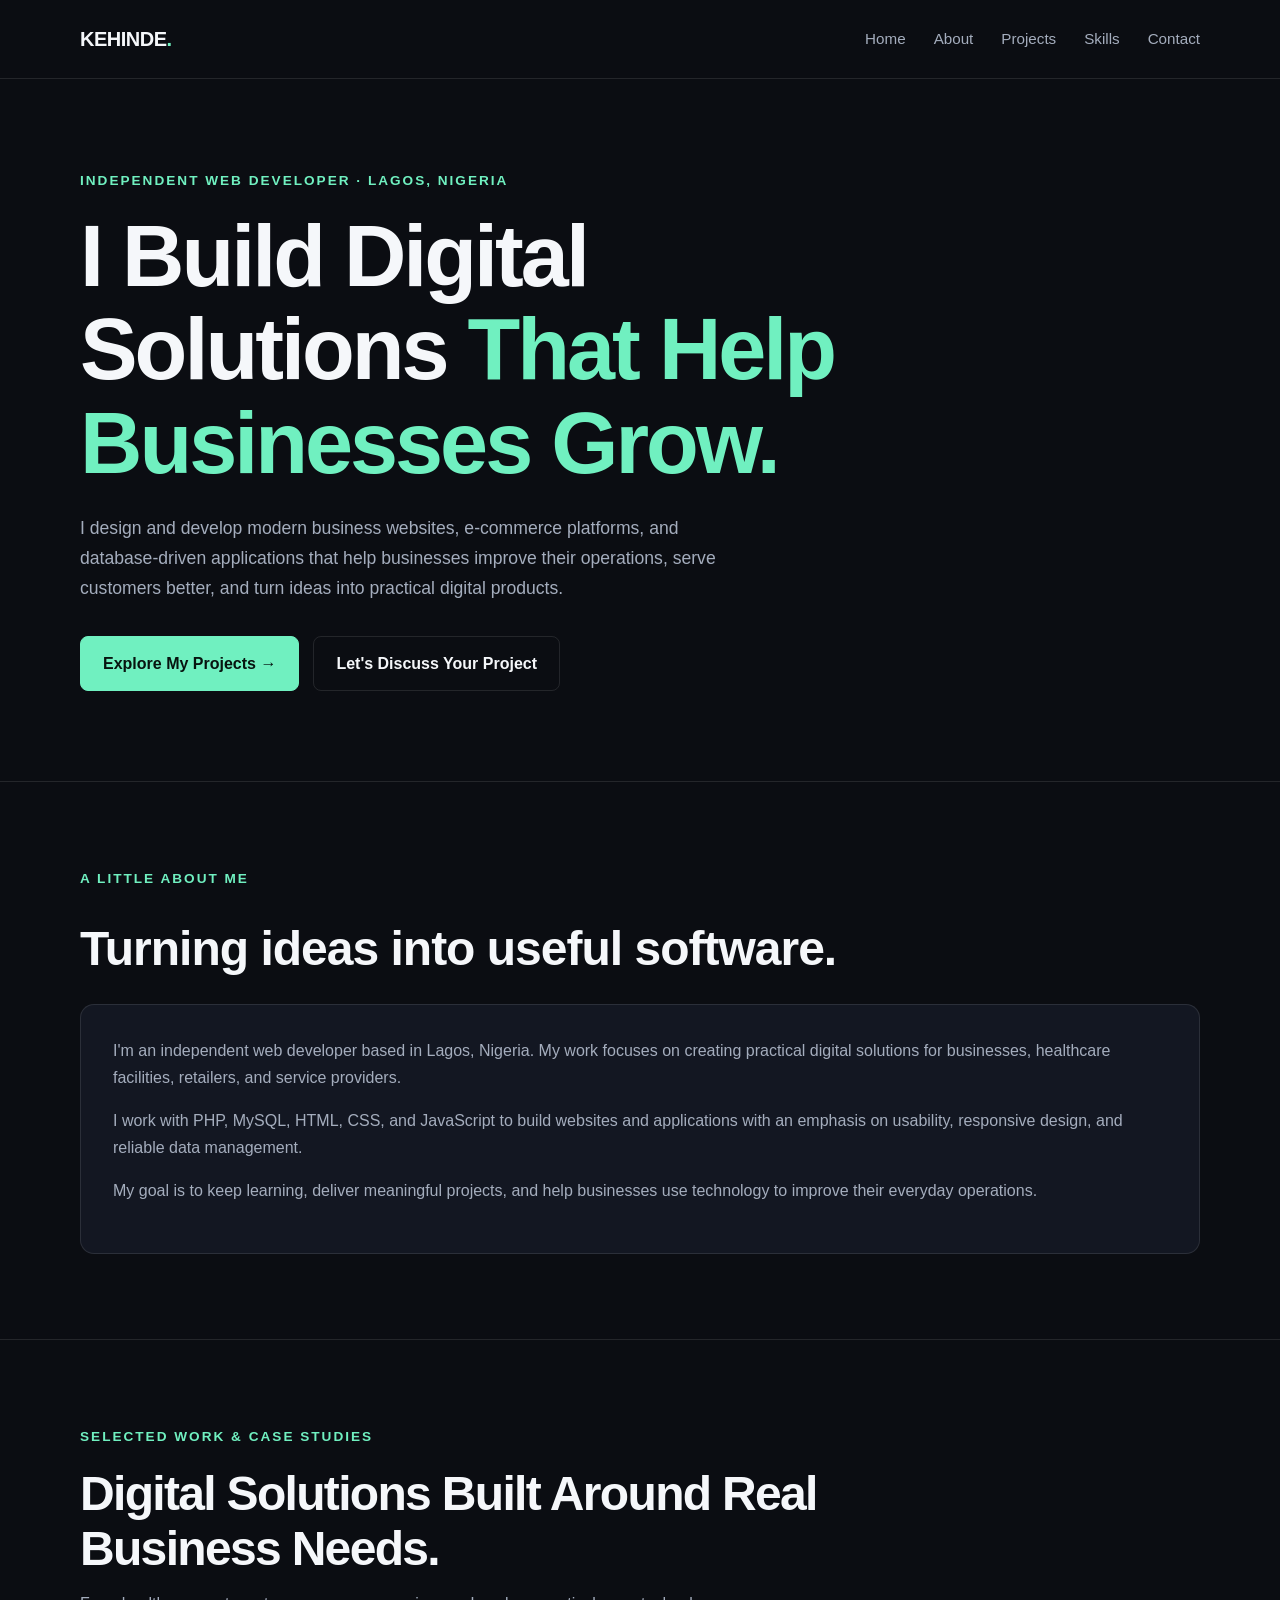
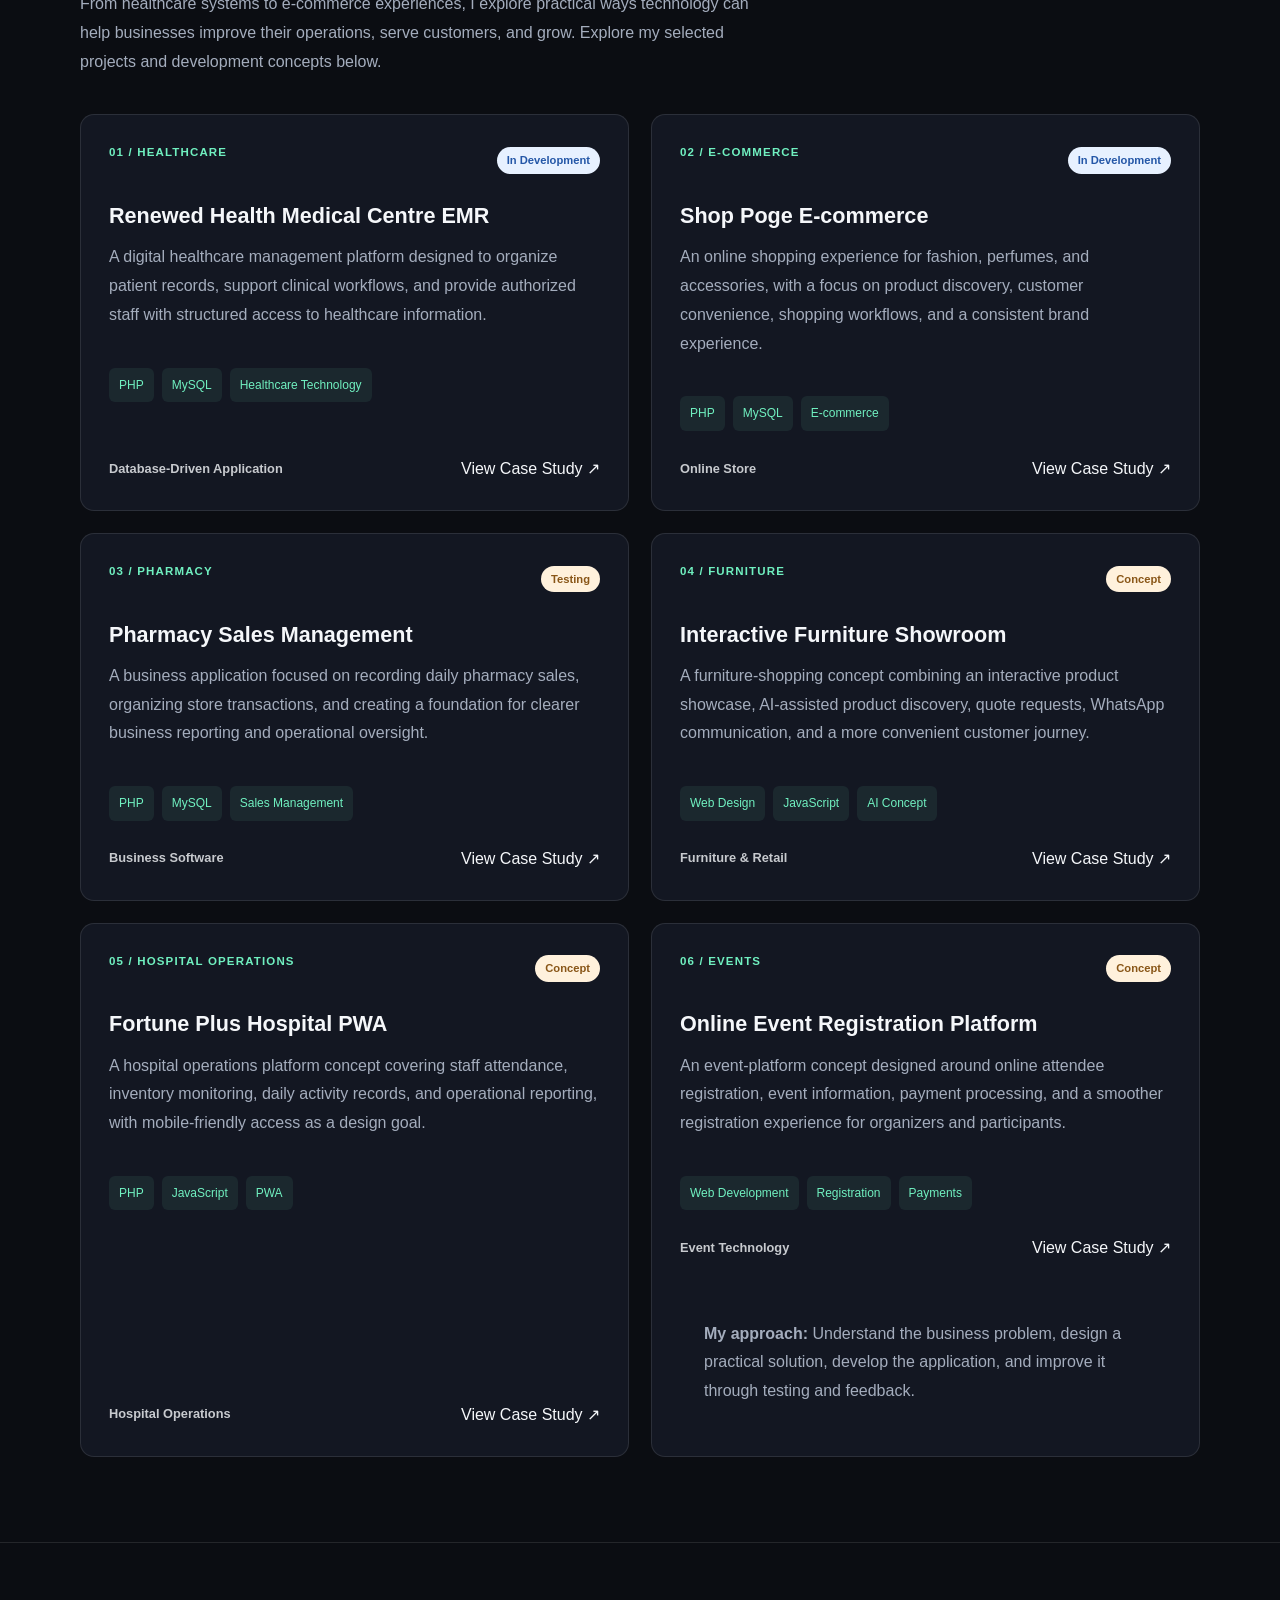
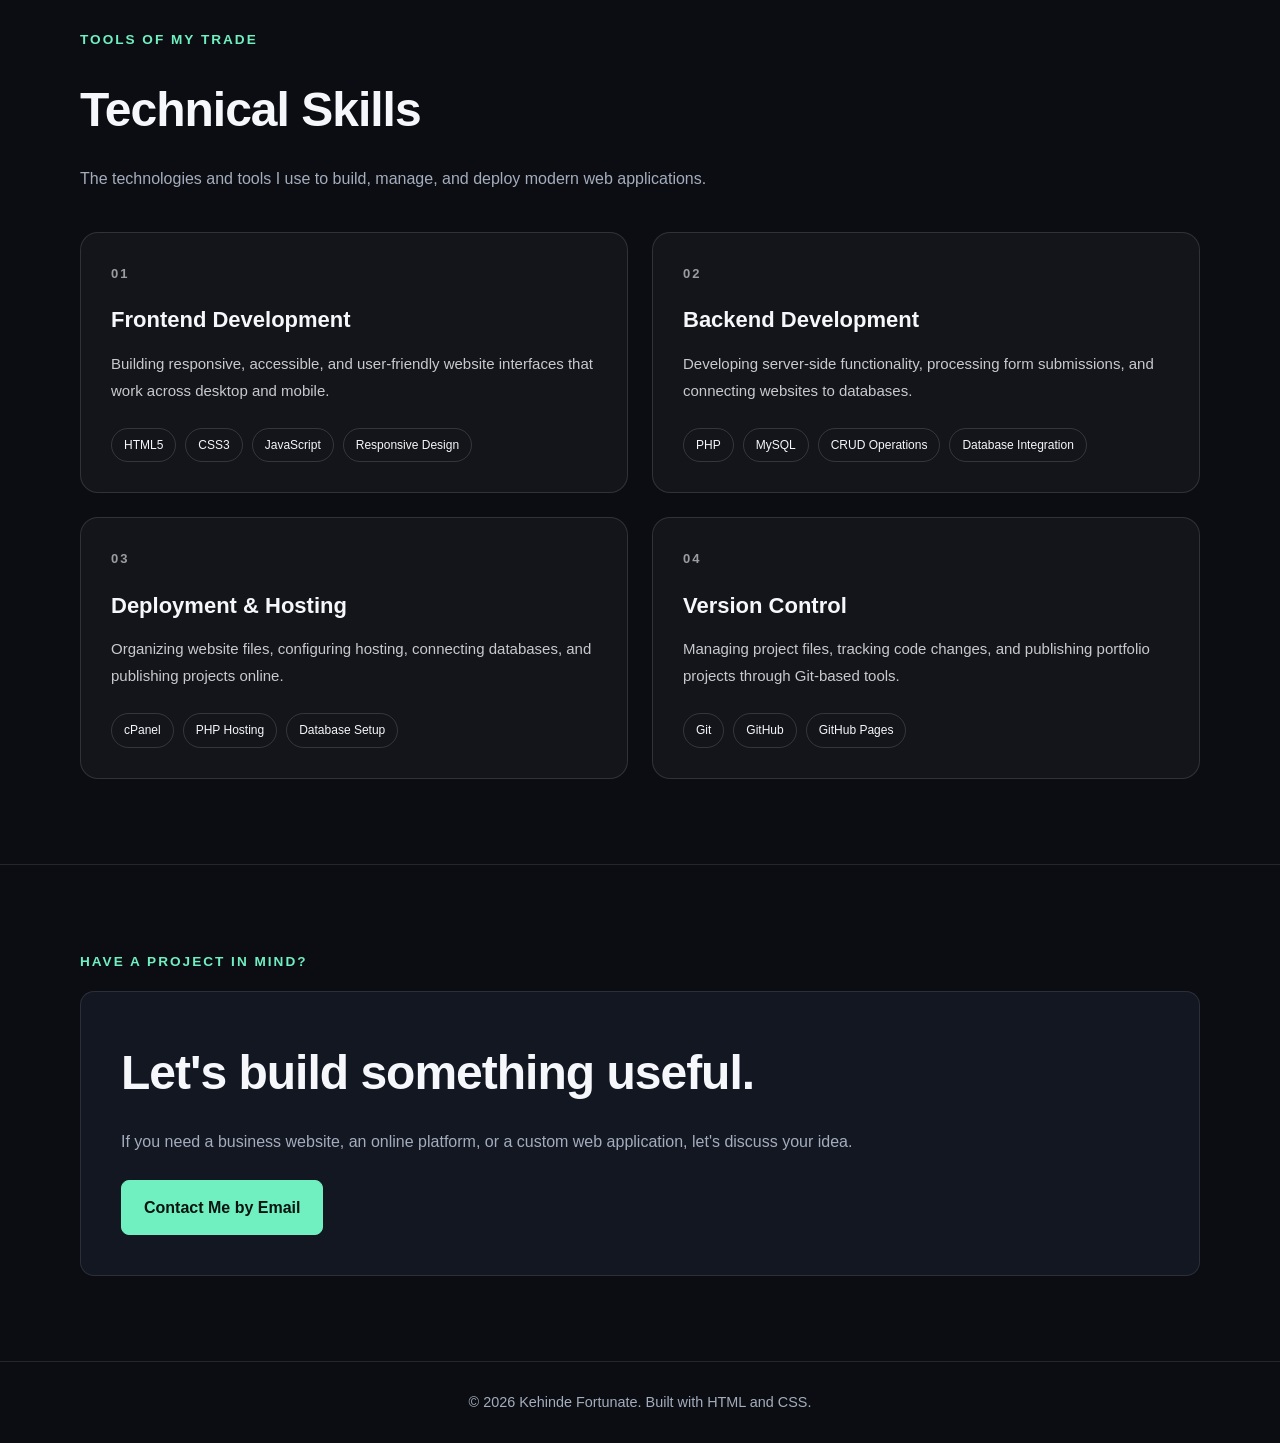
<file: index.html>
<!DOCTYPE html>

<html lang="en">
<head>
    <meta charset="UTF-8">
    <meta name="viewport" content="width=device-width, initial-scale=1.0">

<title>Kehinde Fortunate | Independent Web Developer</title>

<meta name="description" content="Explore the web development projects of an independent developer specializing in PHP, MySQL, responsive websites, and database-driven applications.">

<link rel="stylesheet" href="css/style.css">

</head>

<body>
<!-- Navigation -->
<header>
    <nav class="navbar container">
        <a href="#home" class="logo">KEHINDE<span>.</span></a>

        <ul class="nav-links">
            <li><a href="#home">Home</a></li>
            <li><a href="#about">About</a></li>
            <li><a href="#projects">Projects</a></li>
            <li><a href="#skills">Skills</a></li>
            <li><a href="#contact">Contact</a></li>
        </ul>
    </nav>
</header>

<main>

    <!-- Hero Section -->
   <section class="hero container" id="home">
    <div class="hero-content">

        <p class="eyebrow">
            INDEPENDENT WEB DEVELOPER
            <span>· LAGOS, NIGERIA</span>
        </p>

        <h1>
            I Build Digital Solutions
            <span>That Help Businesses Grow.</span>
        </h1>

        <p class="hero-description">
            I design and develop modern business websites, e-commerce
            platforms, and database-driven applications that help businesses
            improve their operations, serve customers better, and turn ideas
            into practical digital products.
        </p>

        <div class="button-group">
            <a href="#projects" class="button button-primary">
                Explore My Projects
                <span aria-hidden="true">→</span>
            </a>

            <a href="#contact" class="button button-secondary">
                Let's Discuss Your Project
            </a>
        </div>

    </div>
</section>

    <!-- About Section -->
    <section class="section" id="about">
        <div class="container">
            <p class="eyebrow">A Little About Me</p>

            <h2 class="section-heading">Turning ideas into useful software.</h2>

            <div class="about-panel">
                <p>
                    I'm an independent web developer based in Lagos, Nigeria.
                    My work focuses on creating practical digital solutions
                    for businesses, healthcare facilities, retailers, and
                    service providers.
                </p>

                <p>
                    I work with PHP, MySQL, HTML, CSS, and JavaScript to build
                    websites and applications with an emphasis on usability,
                    responsive design, and reliable data management.
                </p>

                <p>
                    My goal is to keep learning, deliver meaningful projects,
                    and help businesses use technology to improve their
                    everyday operations.
                </p>
            </div>
        </div>
    </section>

   <!-- Projects Section -->
<section class="section projects-section" id="projects">
    <div class="container">

        <p class="eyebrow">SELECTED WORK & CASE STUDIES</p>

        <h2 class="section-heading">
            Digital Solutions Built Around Real Business Needs.
        </h2>

        <p class="section-intro">
            From healthcare systems to e-commerce experiences, I explore
            practical ways technology can help businesses improve their
            operations, serve customers, and grow. Explore my selected
            projects and development concepts below.
        </p>

        <div class="project-grid">

            <!-- Project 01 -->
            <article class="project-card">
                <div class="project-card-top">
                    <span class="project-number">01 / HEALTHCARE</span>
                    <span class="project-status status-progress">
                        In Development
                    </span>
                </div>

                <h3>Renewed Health Medical Centre EMR</h3>

                <p>
                    A digital healthcare management platform designed to
                    organize patient records, support clinical workflows,
                    and provide authorized staff with structured access
                    to healthcare information.
                </p>

                <div class="tags">
                    <span>PHP</span>
                    <span>MySQL</span>
                    <span>Healthcare Technology</span>
                </div>

                <div class="project-footer">
    <span class="project-type">Database-Driven Application</span>

    <a
        class="project-view-link"
        href="projects/renewed-health-emr.html"
        aria-label="View Renewed Health Medical Centre EMR project details"
    >
        View Case Study <span aria-hidden="true">↗</span>
    </a>
</div>
            </article>

            <!-- Project 02 -->
            <article class="project-card">
                <div class="project-card-top">
                    <span class="project-number">02 / E-COMMERCE</span>
                    <span class="project-status status-progress">
    In Development
</span>
                </div>

                <h3>Shop Poge E-commerce</h3>

                <p>
                    An online shopping experience for fashion, perfumes,
                    and accessories, with a focus on product discovery,
                    customer convenience, shopping workflows, and
                    a consistent brand experience.
                </p>

                <div class="tags">
                    <span>PHP</span>
                    <span>MySQL</span>
                    <span>E-commerce</span>
                </div>

               <div class="project-footer">
    <span class="project-type">Online Store</span>

    <a
        class="project-view-link"
        href="projects/shop-poge.html"
        aria-label="View Shop Poge e-commerce project details"
    >
        View Case Study <span aria-hidden="true">↗</span>
    </a>
</div>
            </article>

            <!-- Project 03 -->
            <article class="project-card">
                <div class="project-card-top">
                    <span class="project-number">03 / PHARMACY</span>
                   <span class="project-status status-concept">
    Testing
</span>
                </div>

                <h3>Pharmacy Sales Management</h3>

                <p>
                    A business application focused on recording daily
                    pharmacy sales, organizing store transactions,
                    and creating a foundation for clearer business
                    reporting and operational oversight.
                </p>

                <div class="tags">
                    <span>PHP</span>
                    <span>MySQL</span>
                    <span>Sales Management</span>
                </div>

                <div class="project-footer">
    <span class="project-type">Business Software</span>

    <a
        class="project-view-link"
        href="projects/pharmacy-sales.html"
        aria-label="View Pharmacy Sales Management project details"
    >
        View Case Study <span aria-hidden="true">↗</span>
    </a>
</div>
            </article>

            <!-- Project 04 -->
            <article class="project-card">
                <div class="project-card-top">
                    <span class="project-number">04 / FURNITURE</span>
<span class="project-status status-concept">
    Concept
</span>
                </div>

                <h3>Interactive Furniture Showroom</h3>

                <p>
                    A furniture-shopping concept combining an interactive
                    product showcase, AI-assisted product discovery,
                    quote requests, WhatsApp communication, and a more
                    convenient customer journey.
                </p>

                <div class="tags">
                    <span>Web Design</span>
                    <span>JavaScript</span>
                    <span>AI Concept</span>
                </div>

               <div class="project-footer">
    <span class="project-type">Furniture & Retail</span>

    <a
        class="project-view-link"
        href="projects/furniture-showroom.html"
        aria-label="View Interactive Furniture Showroom project details"
    >
        View Case Study <span aria-hidden="true">↗</span>
    </a>
</div>
            </article>

            <!-- Project 05 -->
            <article class="project-card">
                <div class="project-card-top">
                    <span class="project-number">05 / HOSPITAL OPERATIONS</span>
                   <span class="project-status status-concept">
    Concept
</span>
                </div>

                <h3>Fortune Plus Hospital PWA</h3>

                <p>
                    A hospital operations platform concept covering
                    staff attendance, inventory monitoring, daily
                    activity records, and operational reporting,
                    with mobile-friendly access as a design goal.
                </p>

                <div class="tags">
                    <span>PHP</span>
                    <span>JavaScript</span>
                    <span>PWA</span>
                </div>

              <div class="project-footer">
    <span class="project-type">Hospital Operations</span>

    <a
        class="project-view-link"
        href="projects/fortune-plus.html"
        aria-label="View Fortune Plus Hospital PWA case study"
    >
        View Case Study <span aria-hidden="true">↗</span>
    </a>
</div>
            </article>

            <!-- Project 06 -->
            <article class="project-card">
                <div class="project-card-top">
                    <span class="project-number">06 / EVENTS</span>
                    <span class="project-status status-concept">
                        Concept
                    </span>
                </div>

                <h3>Online Event Registration Platform</h3>

                <p>
                    An event-platform concept designed around online
                    attendee registration, event information, payment
                    processing, and a smoother registration experience
                    for organizers and participants.
                </p>

                <div class="tags">
                    <span>Web Development</span>
                    <span>Registration</span>
                    <span>Payments</span>
                </div>

               
<div class="project-footer">
    <span class="project-type">Event Technology</span>

    <a
        class="project-view-link"
        href="projects/event-registration.html"
        aria-label="View Online Event Registration Platform case study"
    >
        View Case Study <span aria-hidden="true">↗</span>
    </a>
</div>


        <div class="projects-note">
            <p>
                <strong>My approach:</strong>
                Understand the business problem, design a practical
                solution, develop the application, and improve it through
                testing and feedback.
            </p>
        </div>

    </div>
</section>
<!-- Skills Section -->
<section class="section" id="skills">
    <div class="container">

        <p class="eyebrow">Tools of My Trade</p>

        <h2 class="section-heading">
            Technical Skills
        </h2>

        <p class="section-intro">
            The technologies and tools I use to build, manage,
            and deploy modern web applications.
        </p>

        <div class="skills-grid">

            <!-- Frontend Development -->
            <article class="skill-card">
                <div class="skill-card-number">01</div>

                <h3>Frontend Development</h3>

                <p>
                    Building responsive, accessible, and user-friendly
                    website interfaces that work across desktop and mobile.
                </p>

                <div class="skill-tags">
                    <span>HTML5</span>
                    <span>CSS3</span>
                    <span>JavaScript</span>
                    <span>Responsive Design</span>
                </div>
            </article>

            <!-- Backend Development -->
            <article class="skill-card">
                <div class="skill-card-number">02</div>

                <h3>Backend Development</h3>

                <p>
                    Developing server-side functionality, processing
                    form submissions, and connecting websites to databases.
                </p>

                <div class="skill-tags">
                    <span>PHP</span>
                    <span>MySQL</span>
                    <span>CRUD Operations</span>
                    <span>Database Integration</span>
                </div>
            </article>

            <!-- Deployment and Hosting -->
            <article class="skill-card">
                <div class="skill-card-number">03</div>

                <h3>Deployment & Hosting</h3>

                <p>
                    Organizing website files, configuring hosting,
                    connecting databases, and publishing projects online.
                </p>

                <div class="skill-tags">
                    <span>cPanel</span>
                    <span>PHP Hosting</span>
                    <span>Database Setup</span>
                </div>
            </article>

            <!-- Version Control -->
            <article class="skill-card">
                <div class="skill-card-number">04</div>

                <h3>Version Control</h3>

                <p>
                    Managing project files, tracking code changes,
                    and publishing portfolio projects through Git-based tools.
                </p>

                <div class="skill-tags">
                    <span>Git</span>
                    <span>GitHub</span>
                    <span>GitHub Pages</span>
                </div>
            </article>

        </div>

    </div>
</section>

    <!-- Contact Section -->
    <section class="section" id="contact">
        <div class="container">
            <p class="eyebrow">Have a Project in Mind?</p>

            <div class="contact-panel">
                <h2 class="section-heading">Let's build something useful.</h2>

                <p>
                    If you need a business website, an online platform,
                    or a custom web application, let's discuss your idea.
                </p>

                <a
                    href="mailto:kehindefortunate9@gmail.com"
                    class="button button-primary"
                >
                    Contact Me by Email
                </a>
            </div>
        </div>
    </section>

</main>

<!-- Footer -->
<footer>
    <div class="container">
        <p>
            &copy; <span id="year">2026</span>
            Kehinde Fortunate. Built with HTML and CSS.
        </p>
    </div>
</footer>

</body>
</html>
</file>
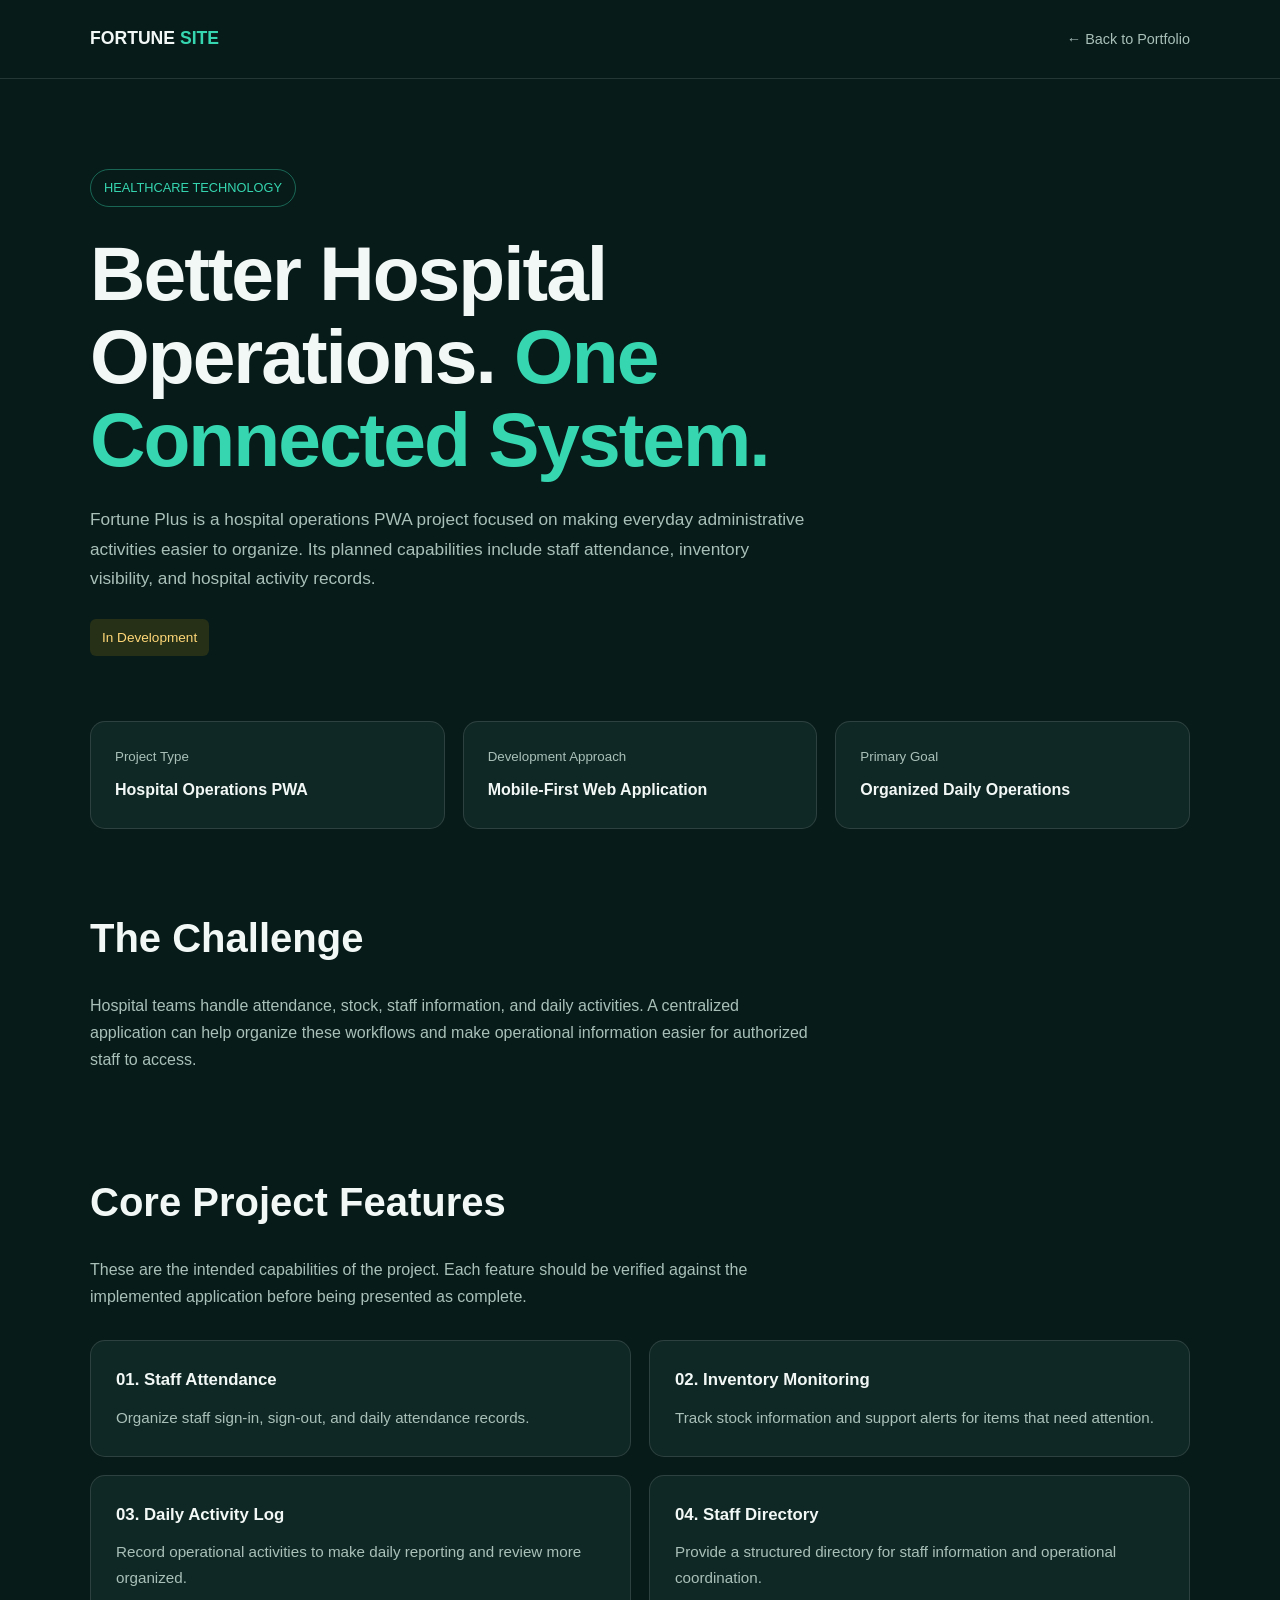
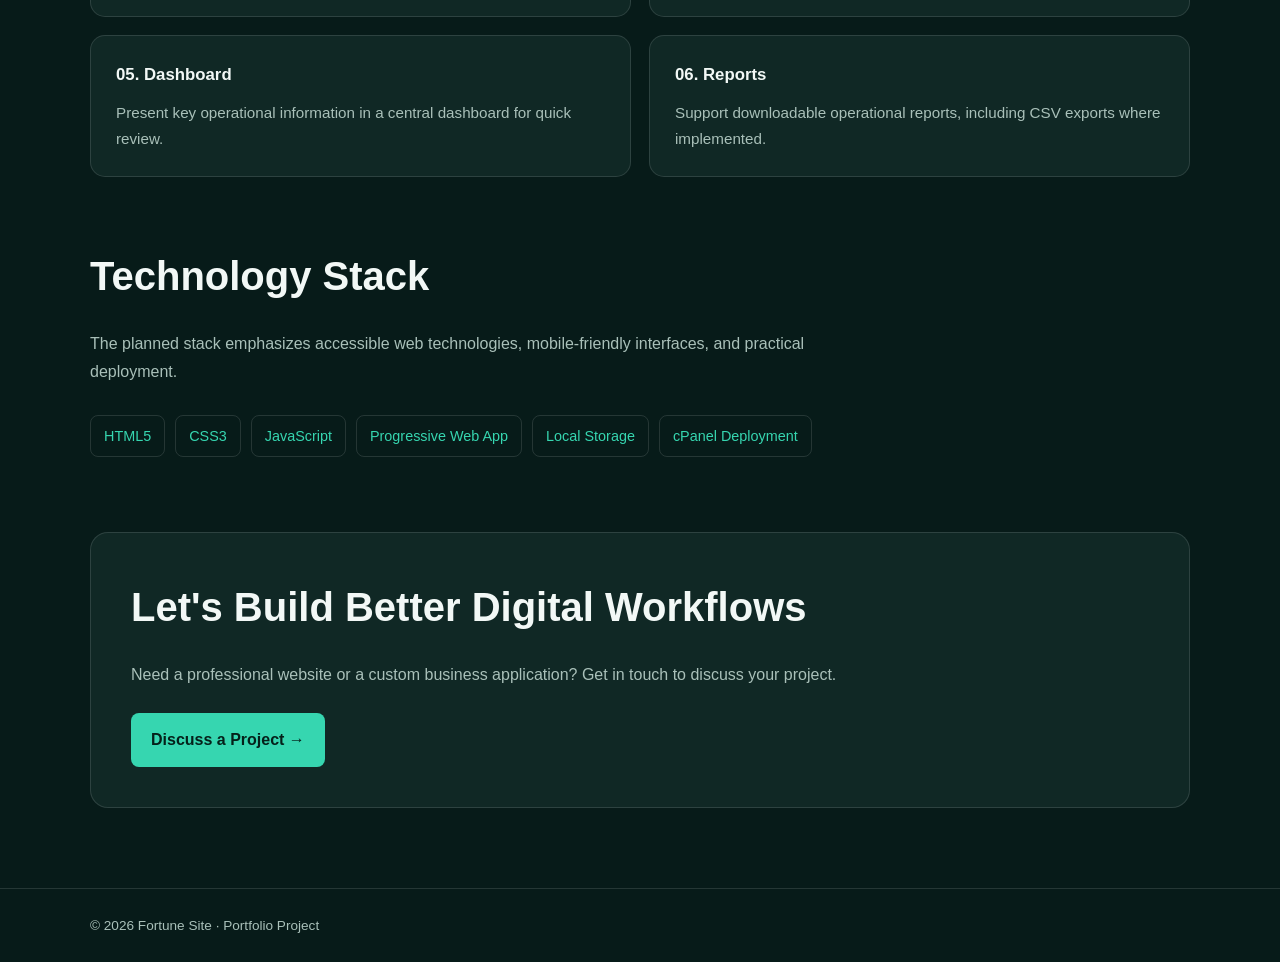
<file: fortune-plus.html>
<!DOCTYPE html>
<html lang="en">
<head>
    <meta charset="UTF-8">
    <meta name="viewport" content="width=device-width, initial-scale=1.0">

    <title>Fortune Plus Hospital PWA | Fortune Site</title>

    <meta
        name="description"
        content="A hospital operations progressive web app concept focused on staff attendance, inventory, and daily activity tracking."
    >

    <style>
        :root {
            --background: #071b19;
            --surface: #102825;
            --primary: #36d6b0;
            --text: #f2f8f6;
            --muted: #a9c0b9;
            --border: rgba(255, 255, 255, 0.12);
        }

        * {
            box-sizing: border-box;
            margin: 0;
            padding: 0;
        }

        body {
            font-family: Arial, Helvetica, sans-serif;
            background: var(--background);
            color: var(--text);
            line-height: 1.7;
        }

        a {
            color: inherit;
            text-decoration: none;
        }

        .container {
            width: min(1100px, 90%);
            margin: auto;
        }

        header {
            padding: 24px 0;
            border-bottom: 1px solid var(--border);
        }

        .nav {
            display: flex;
            justify-content: space-between;
            align-items: center;
            gap: 20px;
        }

        .brand {
            font-size: 1.1rem;
            font-weight: 800;
        }

        .brand span {
            color: var(--primary);
        }

        .back-link {
            color: var(--muted);
            font-size: 0.9rem;
        }

        .hero {
            padding: 90px 0 65px;
        }

        .eyebrow {
            display: inline-block;
            padding: 7px 13px;
            border: 1px solid rgba(54, 214, 176, 0.4);
            border-radius: 30px;
            color: var(--primary);
            font-size: 0.8rem;
            margin-bottom: 25px;
        }

        h1 {
            max-width: 850px;
            font-size: clamp(2.4rem, 6vw, 4.8rem);
            line-height: 1.08;
            letter-spacing: -2px;
            margin-bottom: 25px;
        }

        h1 span {
            color: var(--primary);
        }

        .hero p {
            max-width: 720px;
            color: var(--muted);
            font-size: 1.08rem;
        }

        .status {
            display: inline-block;
            margin-top: 25px;
            padding: 7px 12px;
            border-radius: 6px;
            background: rgba(255, 193, 7, 0.12);
            color: #ffd778;
            font-size: 0.85rem;
        }

        .overview {
            display: grid;
            grid-template-columns: repeat(3, 1fr);
            gap: 18px;
            margin-bottom: 75px;
        }

        .overview-card {
            padding: 24px;
            border: 1px solid var(--border);
            border-radius: 15px;
            background: var(--surface);
        }

        .overview-card small {
            display: block;
            color: var(--muted);
            margin-bottom: 8px;
        }

        .overview-card strong {
            font-size: 1rem;
        }

        section.details {
            padding: 0 0 65px;
        }

        h2 {
            font-size: clamp(1.7rem, 4vw, 2.5rem);
            margin-bottom: 20px;
        }

        .section-intro {
            max-width: 720px;
            color: var(--muted);
            margin-bottom: 30px;
        }

        .feature-grid {
            display: grid;
            grid-template-columns: repeat(2, 1fr);
            gap: 18px;
        }

        .feature {
            padding: 25px;
            background: var(--surface);
            border: 1px solid var(--border);
            border-radius: 15px;
        }

        .feature h3 {
            margin-bottom: 10px;
            font-size: 1.05rem;
        }

        .feature p {
            color: var(--muted);
            font-size: 0.95rem;
        }

        .technology {
            display: flex;
            flex-wrap: wrap;
            gap: 10px;
            margin-top: 25px;
        }

        .technology span {
            padding: 8px 13px;
            border: 1px solid var(--border);
            border-radius: 8px;
            color: var(--primary);
            font-size: 0.9rem;
        }

        .cta {
            margin: 10px 0 80px;
            padding: 40px;
            border-radius: 18px;
            background: var(--surface);
            border: 1px solid var(--border);
        }

        .cta p {
            color: var(--muted);
            margin: 12px 0 25px;
        }

        .button {
            display: inline-block;
            padding: 13px 20px;
            background: var(--primary);
            color: #05211a;
            font-weight: 700;
            border-radius: 8px;
        }

        footer {
            padding: 25px 0;
            border-top: 1px solid var(--border);
            color: var(--muted);
            font-size: 0.85rem;
        }

        @media (max-width: 700px) {
            .overview,
            .feature-grid {
                grid-template-columns: 1fr;
            }

            .hero {
                padding-top: 60px;
            }

            h1 {
                letter-spacing: -1px;
            }

            .cta {
                padding: 25px;
            }

            .nav {
                align-items: flex-start;
            }
        }
    </style>
</head>

<body>

<header>
    <div class="container nav">
        <a class="brand" href="../index.html">
            FORTUNE <span>SITE</span>
        </a>

        <a class="back-link" href="../index.html#projects">
            ← Back to Portfolio
        </a>
    </div>
</header>

<main>
    <section class="hero container">
        <span class="eyebrow">HEALTHCARE TECHNOLOGY</span>

        <h1>
            Better Hospital Operations.
            <span>One Connected System.</span>
        </h1>

        <p>
            Fortune Plus is a hospital operations PWA project focused on
            making everyday administrative activities easier to organize.
            Its planned capabilities include staff attendance, inventory
            visibility, and hospital activity records.
        </p>

        <span class="status">In Development</span>
    </section>

    <section class="container overview">
        <div class="overview-card">
            <small>Project Type</small>
            <strong>Hospital Operations PWA</strong>
        </div>

        <div class="overview-card">
            <small>Development Approach</small>
            <strong>Mobile-First Web Application</strong>
        </div>

        <div class="overview-card">
            <small>Primary Goal</small>
            <strong>Organized Daily Operations</strong>
        </div>
    </section>

    <section class="container details">
        <h2>The Challenge</h2>

        <p class="section-intro">
            Hospital teams handle attendance, stock, staff information,
            and daily activities. A centralized application can help
            organize these workflows and make operational information
            easier for authorized staff to access.
        </p>
    </section>

    <section class="container details">
        <h2>Core Project Features</h2>

        <p class="section-intro">
            These are the intended capabilities of the project.
            Each feature should be verified against the implemented
            application before being presented as complete.
        </p>

        <div class="feature-grid">
            <article class="feature">
                <h3>01. Staff Attendance</h3>
                <p>
                    Organize staff sign-in, sign-out, and daily
                    attendance records.
                </p>
            </article>

            <article class="feature">
                <h3>02. Inventory Monitoring</h3>
                <p>
                    Track stock information and support alerts
                    for items that need attention.
                </p>
            </article>

            <article class="feature">
                <h3>03. Daily Activity Log</h3>
                <p>
                    Record operational activities to make daily
                    reporting and review more organized.
                </p>
            </article>

            <article class="feature">
                <h3>04. Staff Directory</h3>
                <p>
                    Provide a structured directory for staff
                    information and operational coordination.
                </p>
            </article>

            <article class="feature">
                <h3>05. Dashboard</h3>
                <p>
                    Present key operational information in a
                    central dashboard for quick review.
                </p>
            </article>

            <article class="feature">
                <h3>06. Reports</h3>
                <p>
                    Support downloadable operational reports,
                    including CSV exports where implemented.
                </p>
            </article>
        </div>
    </section>

    <section class="container details">
        <h2>Technology Stack</h2>

        <p class="section-intro">
            The planned stack emphasizes accessible web technologies,
            mobile-friendly interfaces, and practical deployment.
        </p>

        <div class="technology">
            <span>HTML5</span>
            <span>CSS3</span>
            <span>JavaScript</span>
            <span>Progressive Web App</span>
            <span>Local Storage</span>
            <span>cPanel Deployment</span>
        </div>
    </section>

    <section class="container">
        <div class="cta">
            <h2>Let's Build Better Digital Workflows</h2>

            <p>
                Need a professional website or a custom business
                application? Get in touch to discuss your project.
            </p>

            <a
                class="button"
                href="mailto:kehindefortunate9@gmail.com?subject=Hospital%20Technology%20Project%20Enquiry"
            >
                Discuss a Project →
            </a>
        </div>
    </section>
</main>

<footer>
    <div class="container">
        © <span id="year"></span> Fortune Site · Portfolio Project
    </div>
</footer>

<script>
    document.getElementById("year").textContent =
        new Date().getFullYear();
</script>

</body>
</html>
</file>
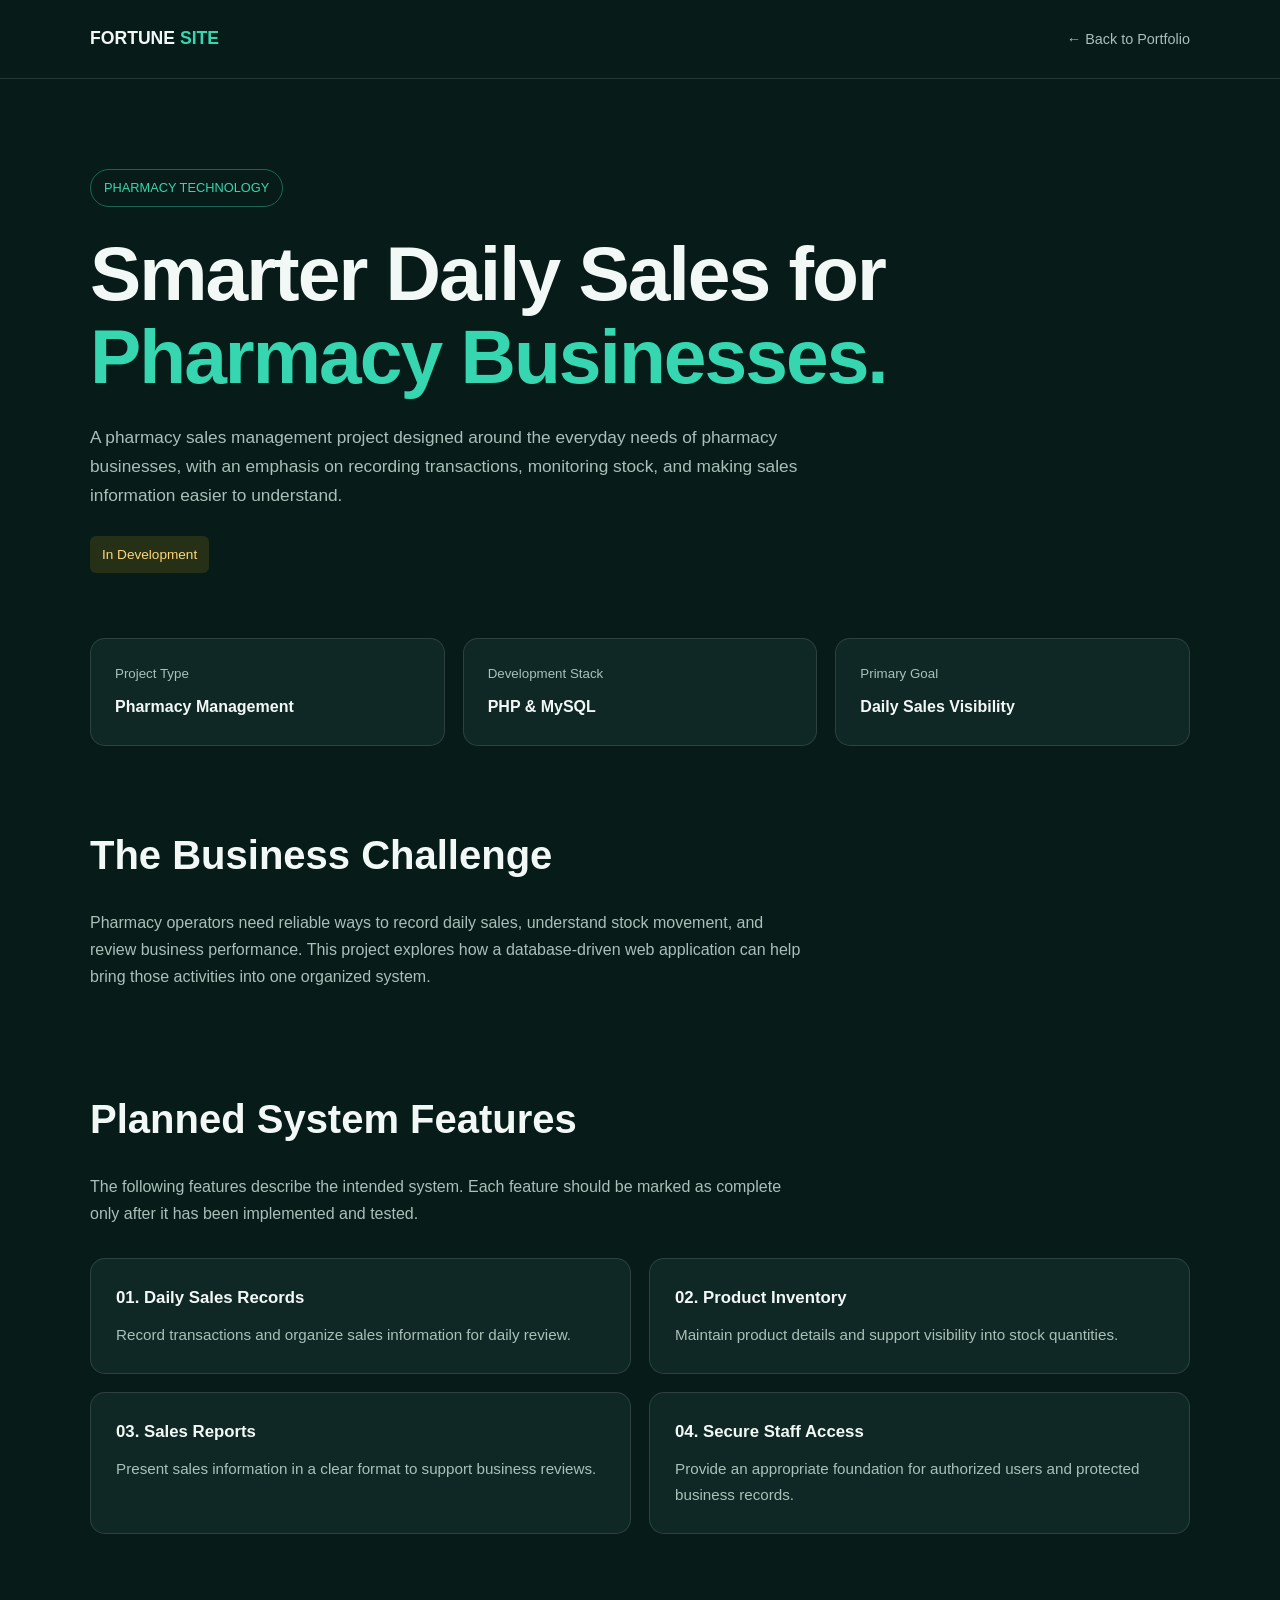
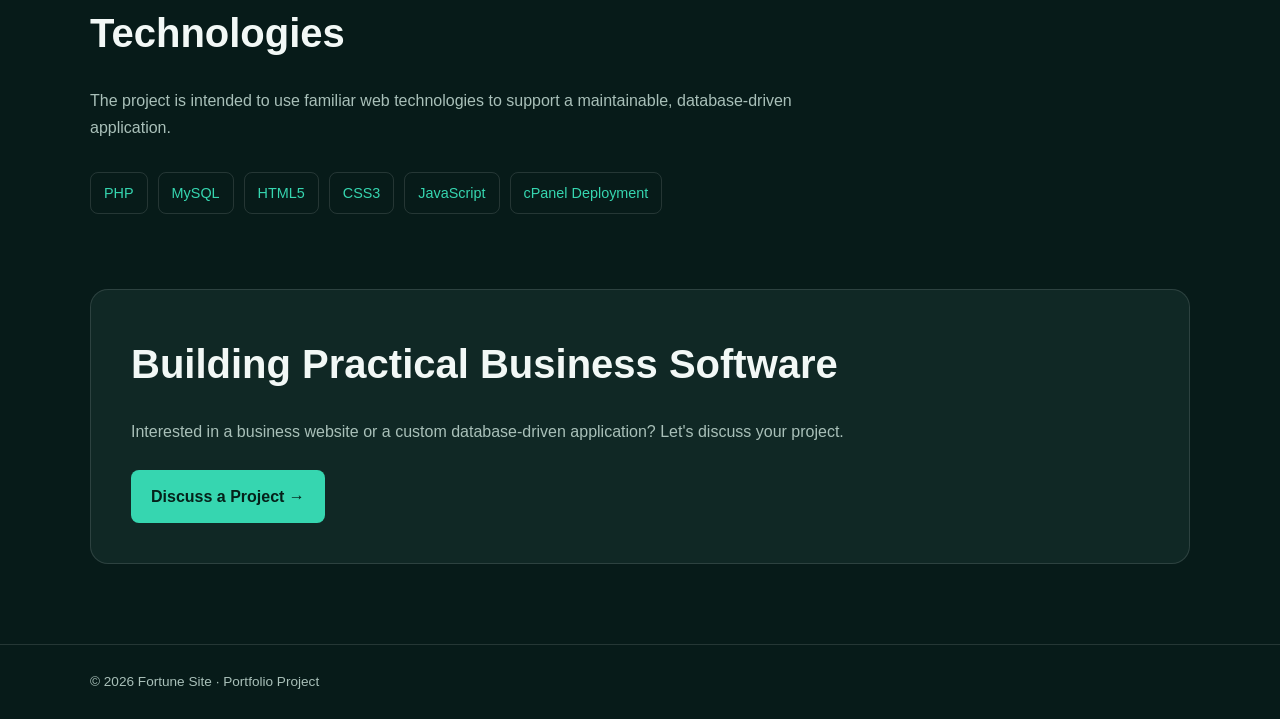
<file: pharmacy-sales.html>
<!DOCTYPE html>
<html lang="en">
<head>
    <meta charset="UTF-8">
    <meta name="viewport" content="width=device-width, initial-scale=1.0">

    <title>Pharmacy Sales Management | Fortune Site</title>

    <meta
        name="description"
        content="A pharmacy sales management project focused on daily sales records, inventory visibility, and business reporting."
    >

    <style>
        :root {
            --background: #071b19;
            --surface: #102825;
            --primary: #36d6b0;
            --text: #f2f8f6;
            --muted: #a9c0b9;
            --border: rgba(255, 255, 255, 0.12);
        }

        * {
            box-sizing: border-box;
            margin: 0;
            padding: 0;
        }

        body {
            font-family: Arial, Helvetica, sans-serif;
            background: var(--background);
            color: var(--text);
            line-height: 1.7;
        }

        a {
            color: inherit;
            text-decoration: none;
        }

        .container {
            width: min(1100px, 90%);
            margin: auto;
        }

        header {
            padding: 24px 0;
            border-bottom: 1px solid var(--border);
        }

        .nav {
            display: flex;
            justify-content: space-between;
            align-items: center;
            gap: 20px;
        }

        .brand {
            font-size: 1.1rem;
            font-weight: 800;
        }

        .brand span {
            color: var(--primary);
        }

        .back-link {
            color: var(--muted);
            font-size: 0.9rem;
        }

        .hero {
            padding: 90px 0 65px;
        }

        .eyebrow {
            display: inline-block;
            padding: 7px 13px;
            border: 1px solid rgba(54, 214, 176, 0.4);
            border-radius: 30px;
            color: var(--primary);
            font-size: 0.8rem;
            margin-bottom: 25px;
        }

        h1 {
            max-width: 850px;
            font-size: clamp(2.4rem, 6vw, 4.8rem);
            line-height: 1.08;
            letter-spacing: -2px;
            margin-bottom: 25px;
        }

        h1 span {
            color: var(--primary);
        }

        .hero p {
            max-width: 720px;
            color: var(--muted);
            font-size: 1.08rem;
        }

        .status {
            display: inline-block;
            margin-top: 25px;
            padding: 7px 12px;
            border-radius: 6px;
            background: rgba(255, 193, 7, 0.12);
            color: #ffd778;
            font-size: 0.85rem;
        }

        .overview {
            display: grid;
            grid-template-columns: repeat(3, 1fr);
            gap: 18px;
            margin-bottom: 75px;
        }

        .overview-card {
            padding: 24px;
            border: 1px solid var(--border);
            border-radius: 15px;
            background: var(--surface);
        }

        .overview-card small {
            display: block;
            color: var(--muted);
            margin-bottom: 8px;
        }

        .overview-card strong {
            font-size: 1rem;
        }

        section.details {
            padding: 0 0 65px;
        }

        h2 {
            font-size: clamp(1.7rem, 4vw, 2.5rem);
            margin-bottom: 20px;
        }

        .section-intro {
            max-width: 720px;
            color: var(--muted);
            margin-bottom: 30px;
        }

        .feature-grid {
            display: grid;
            grid-template-columns: repeat(2, 1fr);
            gap: 18px;
        }

        .feature {
            padding: 25px;
            background: var(--surface);
            border: 1px solid var(--border);
            border-radius: 15px;
        }

        .feature h3 {
            margin-bottom: 10px;
            font-size: 1.05rem;
        }

        .feature p {
            color: var(--muted);
            font-size: 0.95rem;
        }

        .technology {
            display: flex;
            flex-wrap: wrap;
            gap: 10px;
            margin-top: 25px;
        }

        .technology span {
            padding: 8px 13px;
            border: 1px solid var(--border);
            border-radius: 8px;
            color: var(--primary);
            font-size: 0.9rem;
        }

        .cta {
            margin: 10px 0 80px;
            padding: 40px;
            border-radius: 18px;
            background: var(--surface);
            border: 1px solid var(--border);
        }

        .cta p {
            color: var(--muted);
            margin: 12px 0 25px;
        }

        .button {
            display: inline-block;
            padding: 13px 20px;
            background: var(--primary);
            color: #05211a;
            font-weight: 700;
            border-radius: 8px;
        }

        footer {
            padding: 25px 0;
            border-top: 1px solid var(--border);
            color: var(--muted);
            font-size: 0.85rem;
        }

        @media (max-width: 700px) {
            .overview,
            .feature-grid {
                grid-template-columns: 1fr;
            }

            .hero {
                padding-top: 60px;
            }

            h1 {
                letter-spacing: -1px;
            }

            .cta {
                padding: 25px;
            }

            .nav {
                align-items: flex-start;
            }
        }
    </style>
</head>

<body>

<header>
    <div class="container nav">
        <a class="brand" href="../index.html">
            FORTUNE <span>SITE</span>
        </a>

        <a class="back-link" href="../index.html#projects">
            ← Back to Portfolio
        </a>
    </div>
</header>

<main>
    <section class="hero container">
        <span class="eyebrow">PHARMACY TECHNOLOGY</span>

        <h1>
            Smarter Daily Sales for
            <span>Pharmacy Businesses.</span>
        </h1>

        <p>
            A pharmacy sales management project designed around the
            everyday needs of pharmacy businesses, with an emphasis on
            recording transactions, monitoring stock, and making sales
            information easier to understand.
        </p>

        <span class="status">In Development</span>
    </section>

    <section class="container overview">
        <div class="overview-card">
            <small>Project Type</small>
            <strong>Pharmacy Management</strong>
        </div>

        <div class="overview-card">
            <small>Development Stack</small>
            <strong>PHP & MySQL</strong>
        </div>

        <div class="overview-card">
            <small>Primary Goal</small>
            <strong>Daily Sales Visibility</strong>
        </div>
    </section>

    <section class="container details">
        <h2>The Business Challenge</h2>

        <p class="section-intro">
            Pharmacy operators need reliable ways to record daily sales,
            understand stock movement, and review business performance.
            This project explores how a database-driven web application
            can help bring those activities into one organized system.
        </p>
    </section>

    <section class="container details">
        <h2>Planned System Features</h2>

        <p class="section-intro">
            The following features describe the intended system.
            Each feature should be marked as complete only after it
            has been implemented and tested.
        </p>

        <div class="feature-grid">
            <article class="feature">
                <h3>01. Daily Sales Records</h3>
                <p>
                    Record transactions and organize sales information
                    for daily review.
                </p>
            </article>

            <article class="feature">
                <h3>02. Product Inventory</h3>
                <p>
                    Maintain product details and support visibility
                    into stock quantities.
                </p>
            </article>

            <article class="feature">
                <h3>03. Sales Reports</h3>
                <p>
                    Present sales information in a clear format to
                    support business reviews.
                </p>
            </article>

            <article class="feature">
                <h3>04. Secure Staff Access</h3>
                <p>
                    Provide an appropriate foundation for authorized
                    users and protected business records.
                </p>
            </article>
        </div>
    </section>

    <section class="container details">
        <h2>Technologies</h2>

        <p class="section-intro">
            The project is intended to use familiar web technologies
            to support a maintainable, database-driven application.
        </p>

        <div class="technology">
            <span>PHP</span>
            <span>MySQL</span>
            <span>HTML5</span>
            <span>CSS3</span>
            <span>JavaScript</span>
            <span>cPanel Deployment</span>
        </div>
    </section>

    <section class="container">
        <div class="cta">
            <h2>Building Practical Business Software</h2>

            <p>
                Interested in a business website or a custom
                database-driven application? Let's discuss your project.
            </p>

            <a
                class="button"
                href="mailto:kehindefortunate9@gmail.com?subject=Pharmacy%20Software%20Project%20Enquiry"
            >
                Discuss a Project →
            </a>
        </div>
    </section>
</main>

<footer>
    <div class="container">
        © <span id="year"></span> Fortune Site · Portfolio Project
    </div>
</footer>

<script>
    document.getElementById("year").textContent =
        new Date().getFullYear();
</script>

</body>
</html>
</file>
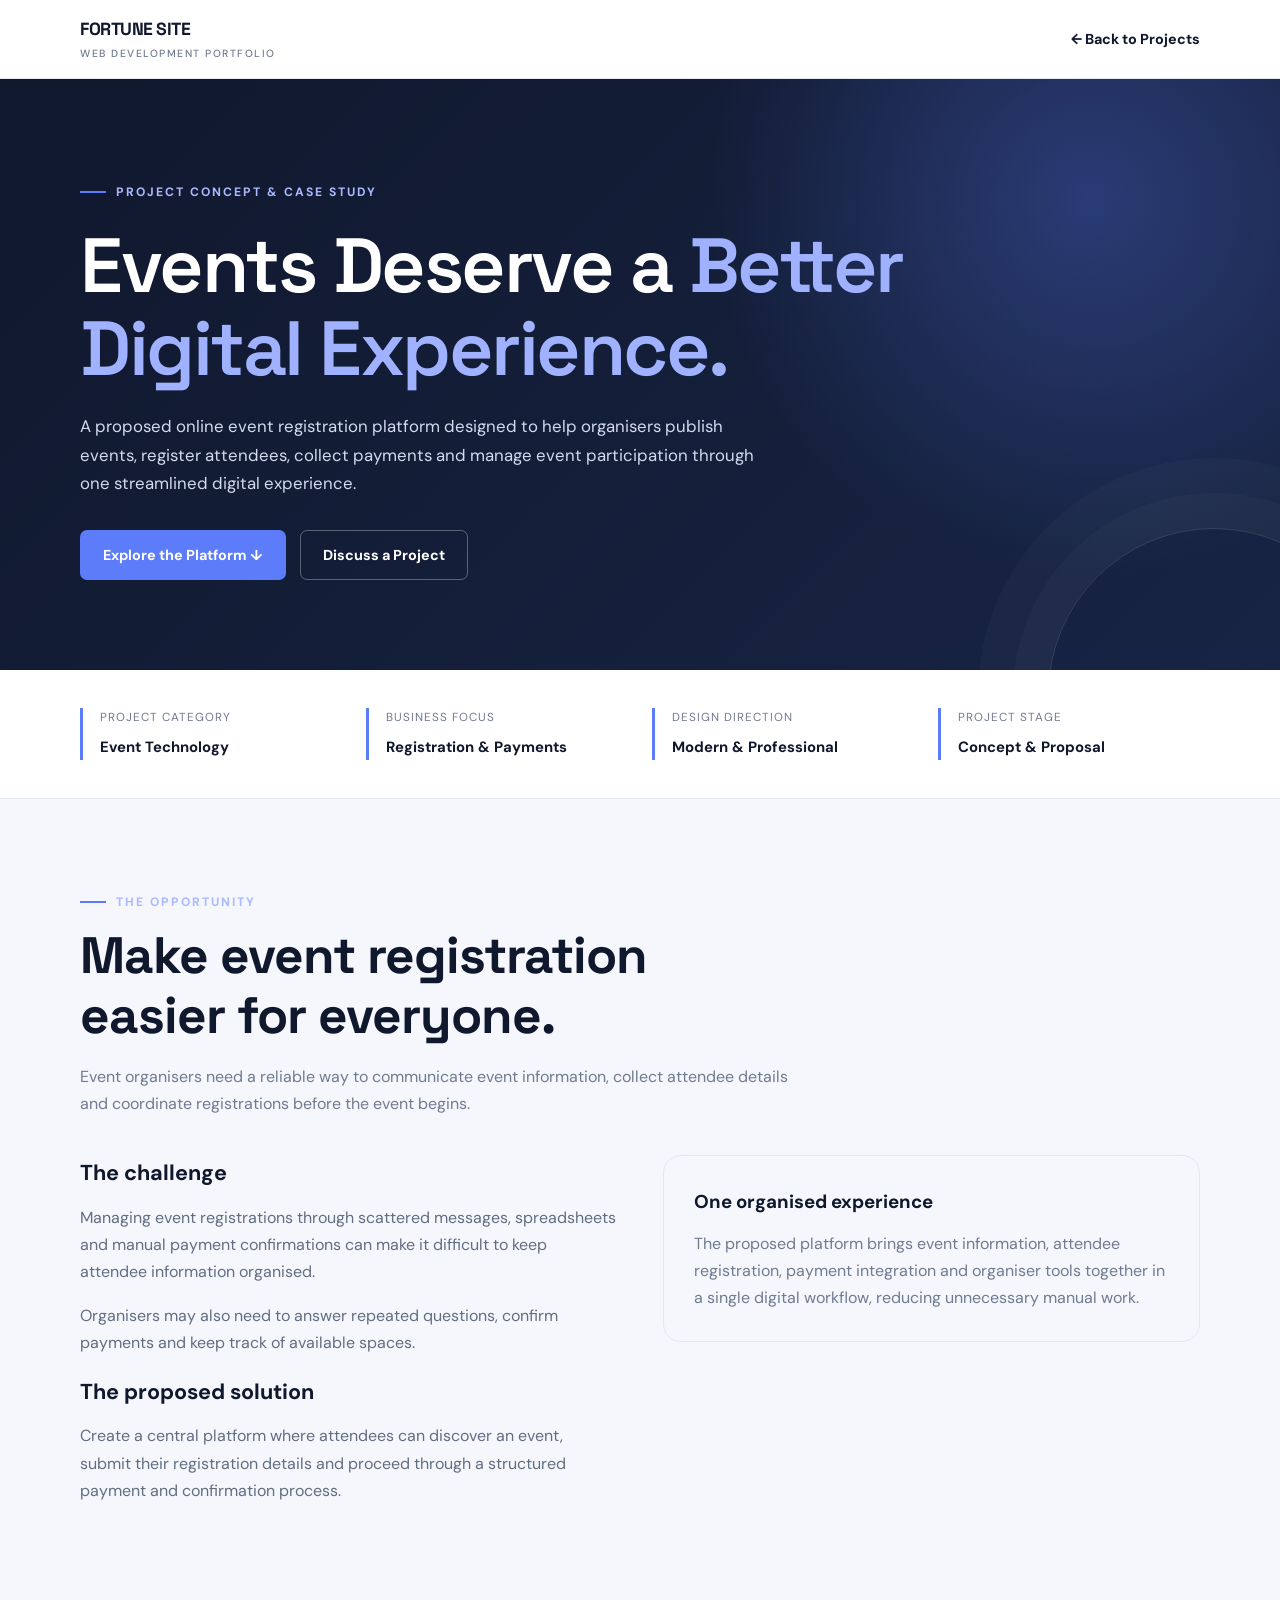
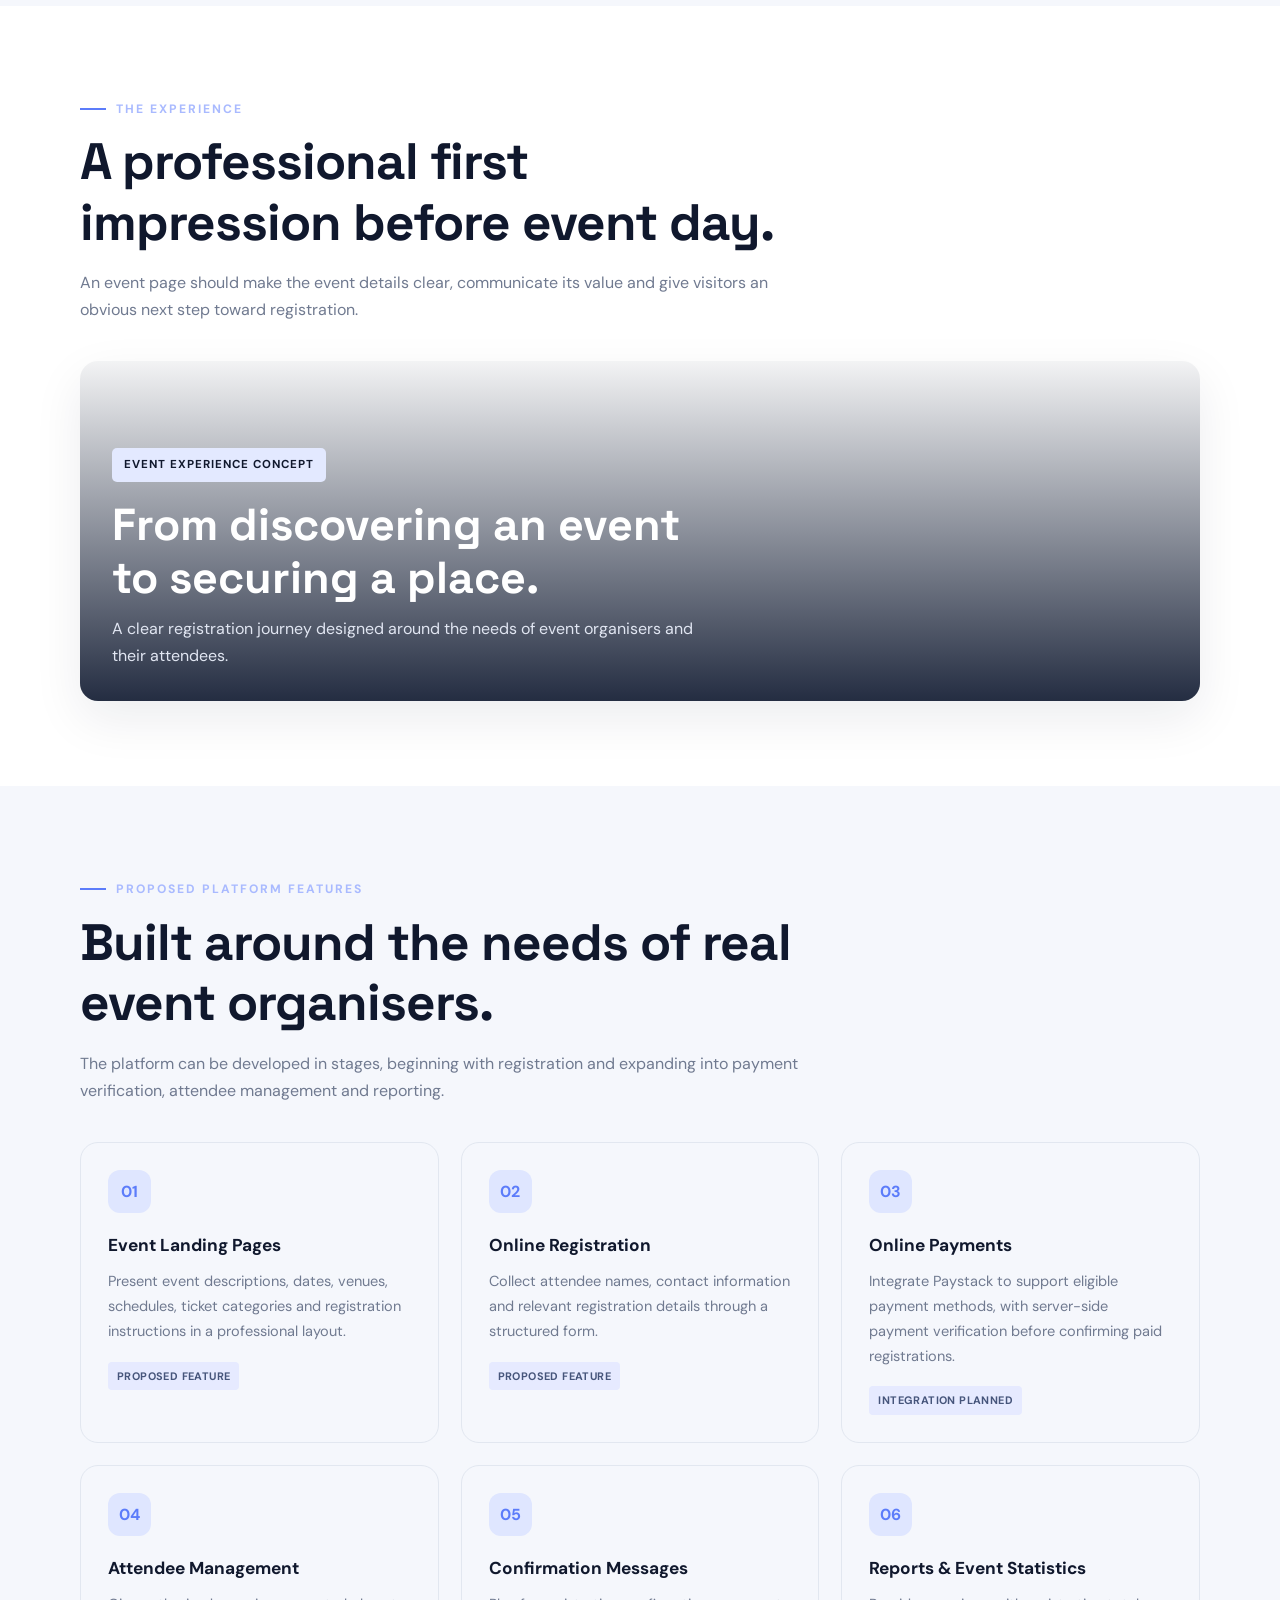
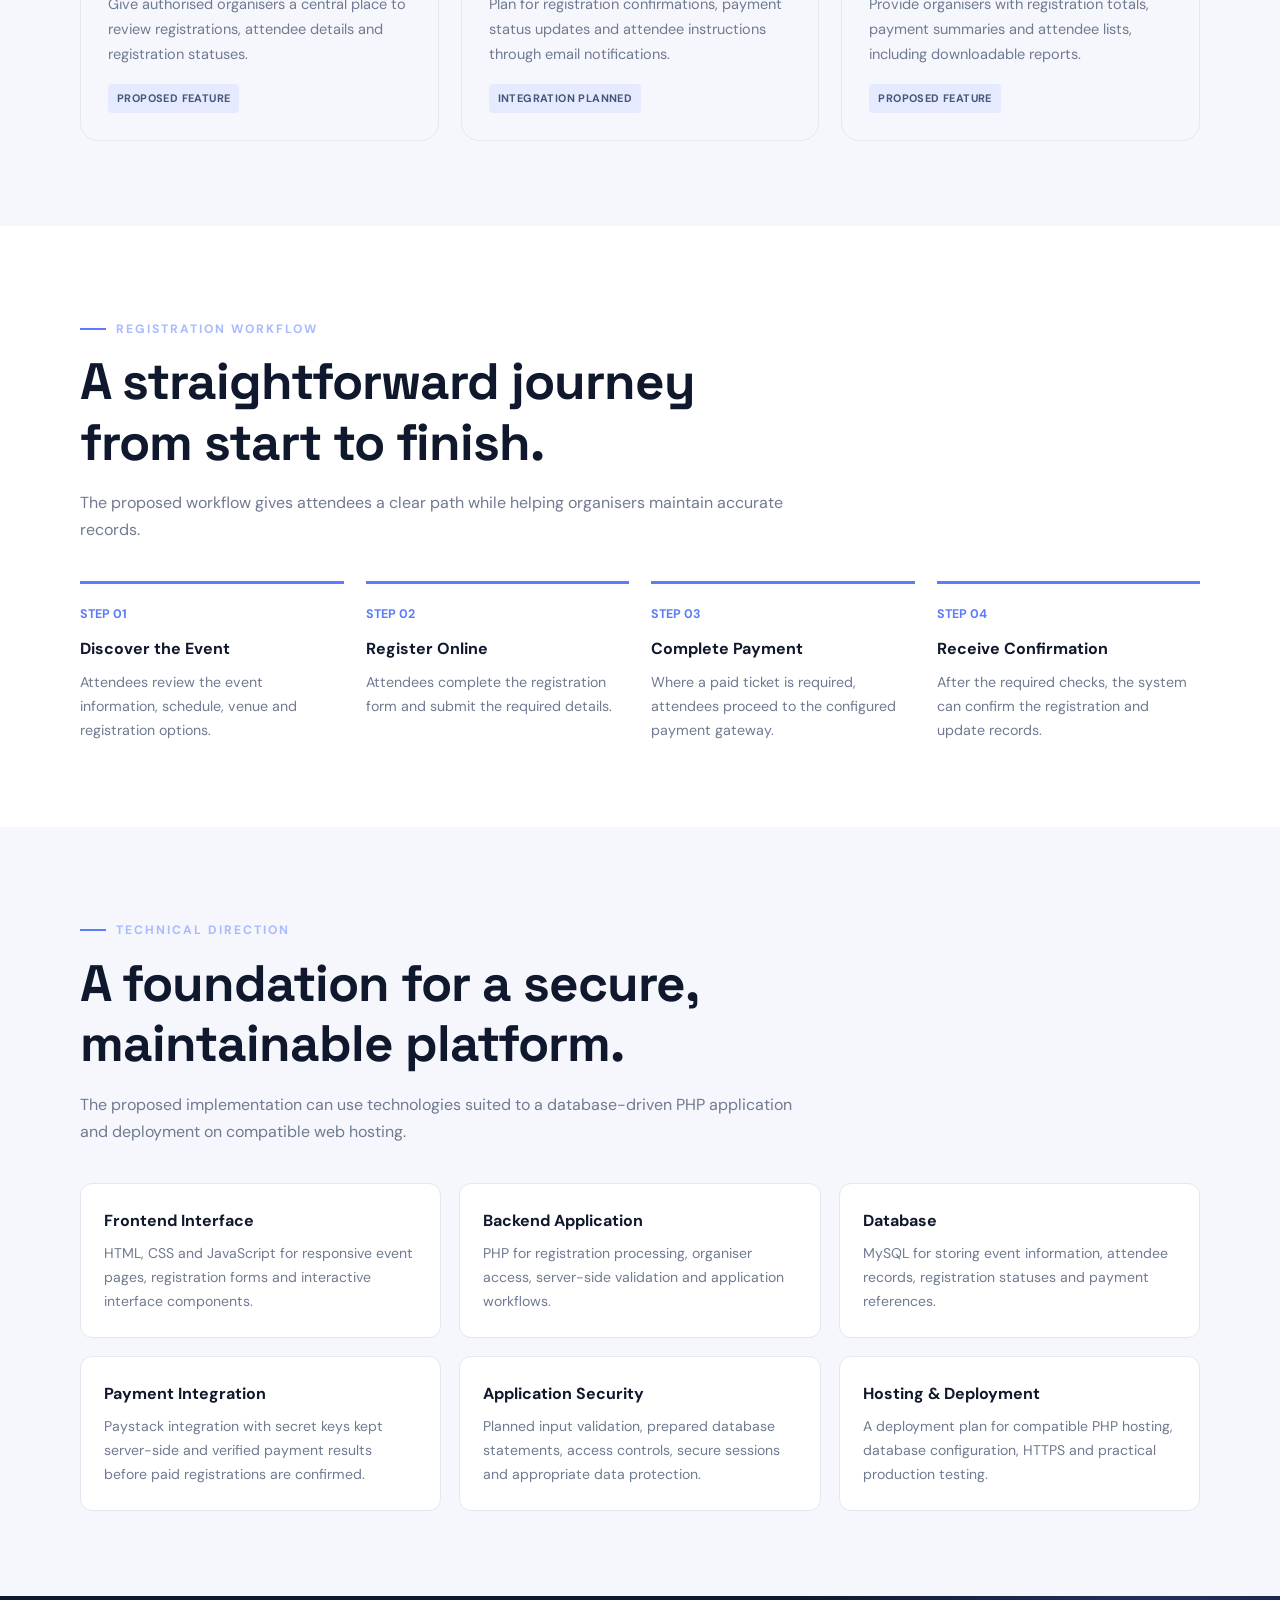
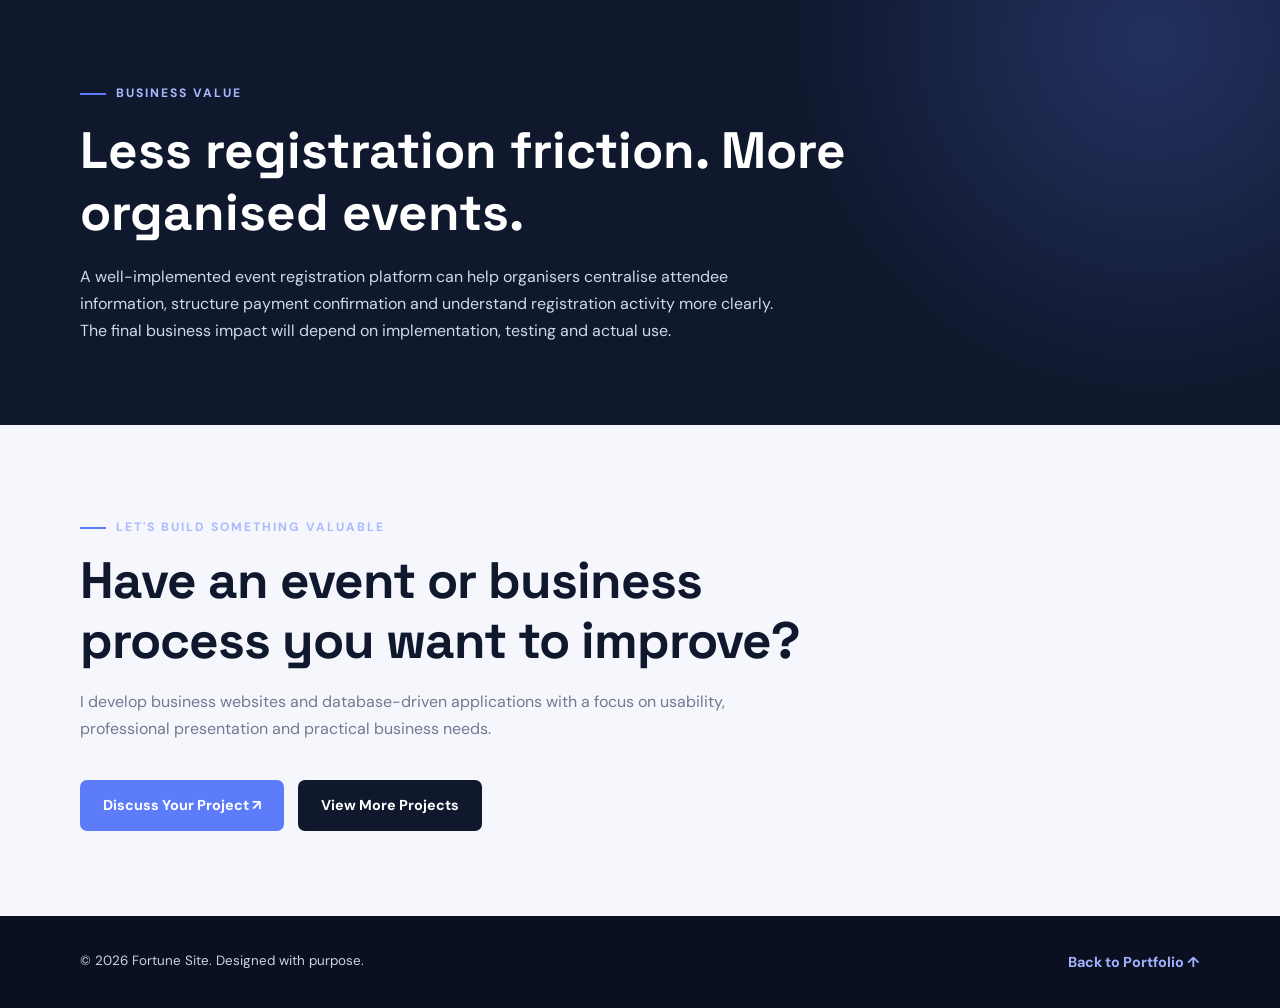
<file: projects/event-registration.html>
<!DOCTYPE html>
<html lang="en">
<head>
    <meta charset="UTF-8">
    <meta name="viewport" content="width=device-width, initial-scale=1.0">

    <meta
        name="description"
        content="Online Event Registration Platform concept by Fortune Site — designed to simplify event registration, online payments, attendee management and event reporting."
    >

    <title>Online Event Registration Platform | Fortune Site</title>

    <link rel="preconnect" href="https://fonts.googleapis.com">
    <link rel="preconnect" href="https://fonts.gstatic.com" crossorigin>

    <link
        href="https://fonts.googleapis.com/css2?family=DM+Sans:wght@400;500;600;700&family=Space+Grotesk:wght@400;500;600;700&display=swap"
        rel="stylesheet"
    >

    <style>
        :root {
            --navy: #10182d;
            --navy-light: #1a2642;
            --blue: #5c7cfa;
            --blue-light: #dfe6ff;
            --white: #ffffff;
            --background: #f5f7fc;
            --text: #222b40;
            --muted: #707a90;
            --border: #e2e7f0;
            --radius: 18px;
            --shadow: 0 18px 50px rgba(16, 24, 45, 0.08);
        }

        * {
            margin: 0;
            padding: 0;
            box-sizing: border-box;
        }

        html {
            scroll-behavior: smooth;
        }

        body {
            font-family: "DM Sans", sans-serif;
            background: var(--background);
            color: var(--text);
            line-height: 1.7;
        }

        a {
            color: inherit;
            text-decoration: none;
        }

        .container {
            width: min(1120px, 90%);
            margin: 0 auto;
        }

        /* Navigation */

        .navbar {
            background: var(--white);
            border-bottom: 1px solid var(--border);
        }

        .nav-inner {
            min-height: 78px;
            display: flex;
            justify-content: space-between;
            align-items: center;
            gap: 20px;
        }

        .brand {
            color: var(--navy);
            font-family: "Space Grotesk", sans-serif;
            font-size: 1.1rem;
            font-weight: 700;
            letter-spacing: -0.5px;
        }

        .brand span {
            display: block;
            color: var(--muted);
            font-family: "DM Sans", sans-serif;
            font-size: 0.65rem;
            font-weight: 500;
            letter-spacing: 1.5px;
        }

        .back-link {
            color: var(--navy);
            font-size: 0.9rem;
            font-weight: 700;
        }

        .back-link:hover {
            color: var(--blue);
        }

        /* Hero */

        .hero {
            position: relative;
            overflow: hidden;
            padding: 95px 0 90px;
            color: var(--white);
            background:
                radial-gradient(
                    circle at 85% 20%,
                    rgba(92, 124, 250, 0.3),
                    transparent 32%
                ),
                linear-gradient(135deg, var(--navy), #172444);
        }

        .hero::after {
            content: "";
            position: absolute;
            width: 330px;
            height: 330px;
            right: -100px;
            bottom: -190px;
            border: 1px solid rgba(255, 255, 255, 0.13);
            border-radius: 50%;
            box-shadow:
                0 0 0 35px rgba(255, 255, 255, 0.025),
                0 0 0 70px rgba(255, 255, 255, 0.025);
            pointer-events: none;
        }

        .eyebrow {
            display: inline-flex;
            align-items: center;
            gap: 10px;
            color: #a9baff;
            font-size: 0.76rem;
            font-weight: 700;
            letter-spacing: 2px;
            text-transform: uppercase;
        }

        .eyebrow::before {
            content: "";
            width: 26px;
            height: 2px;
            background: var(--blue);
        }

        .hero h1 {
            position: relative;
            z-index: 1;
            max-width: 850px;
            margin: 22px 0;
            font-family: "Space Grotesk", sans-serif;
            font-size: clamp(2.7rem, 6vw, 5.2rem);
            font-weight: 600;
            line-height: 1.08;
            letter-spacing: -2.5px;
        }

        .hero h1 span {
            color: #9fb1ff;
        }

        .hero-description {
            max-width: 680px;
            color: #d4dbee;
            font-size: 1.05rem;
        }

        .hero-actions {
            display: flex;
            flex-wrap: wrap;
            gap: 14px;
            margin-top: 32px;
        }

        .button {
            display: inline-flex;
            min-height: 49px;
            align-items: center;
            justify-content: center;
            padding: 12px 22px;
            border: 1px solid transparent;
            border-radius: 7px;
            font-size: 0.9rem;
            font-weight: 700;
            transition: 0.25s ease;
        }

        .button-primary {
            color: var(--white);
            background: var(--blue);
        }

        .button-primary:hover {
            background: #4566ed;
            transform: translateY(-2px);
        }

        .button-outline {
            color: var(--white);
            border-color: rgba(255, 255, 255, 0.3);
        }

        .button-outline:hover {
            border-color: #9fb1ff;
            color: #b9c7ff;
        }

        /* Project summary */

        .overview {
            padding: 38px 0;
            background: var(--white);
            border-bottom: 1px solid var(--border);
        }

        .overview-grid {
            display: grid;
            grid-template-columns: repeat(4, 1fr);
            gap: 24px;
        }

        .overview-item {
            padding-left: 17px;
            border-left: 3px solid var(--blue);
        }

        .overview-item span {
            display: block;
            margin-bottom: 5px;
            color: var(--muted);
            font-size: 0.73rem;
            text-transform: uppercase;
            letter-spacing: 1px;
        }

        .overview-item strong {
            color: var(--navy);
            font-size: 0.93rem;
        }

        /* Sections */

        .section {
            padding: 85px 0;
        }

        .section-white {
            background: var(--white);
        }

        .section-heading {
            max-width: 720px;
            margin-bottom: 38px;
        }

        .section-heading h2 {
            margin: 13px 0 16px;
            color: var(--navy);
            font-family: "Space Grotesk", sans-serif;
            font-size: clamp(2rem, 4vw, 3.2rem);
            line-height: 1.18;
            letter-spacing: -1px;
        }

        .section-heading p {
            color: var(--muted);
        }

        .two-column {
            display: grid;
            grid-template-columns: 1fr 1fr;
            gap: 45px;
            align-items: start;
        }

        .content-copy h3 {
            margin-bottom: 12px;
            color: var(--navy);
            font-size: 1.35rem;
        }

        .content-copy p {
            margin-bottom: 17px;
            color: #626d82;
        }

        .highlight-box {
            padding: 30px;
            background: var(--background);
            border: 1px solid var(--border);
            border-radius: var(--radius);
        }

        .highlight-box h3 {
            margin-bottom: 12px;
            color: var(--navy);
        }

        .highlight-box p {
            color: var(--muted);
        }

        /* Event banner */

        .event-banner {
            min-height: 340px;
            display: flex;
            flex-direction: column;
            justify-content: flex-end;
            padding: 32px;
            overflow: hidden;
            color: var(--white);
            background:
                linear-gradient(
                    180deg,
                    rgba(12, 22, 45, 0.05),
                    rgba(12, 22, 45, 0.9)
                ),
                url("https://images.unsplash.com/photo-1505373877841-8d25f7d46678?auto=format&fit=crop&w=1400&q=85")
                center / cover;
            border-radius: var(--radius);
            box-shadow: var(--shadow);
        }

        .event-tag {
            align-self: flex-start;
            margin-bottom: 16px;
            padding: 7px 12px;
            color: var(--navy);
            background: #e3e9ff;
            border-radius: 5px;
            font-size: 0.72rem;
            font-weight: 700;
            letter-spacing: 1px;
            text-transform: uppercase;
        }

        .event-banner h3 {
            max-width: 620px;
            font-family: "Space Grotesk", sans-serif;
            font-size: clamp(1.8rem, 4vw, 2.8rem);
            line-height: 1.2;
        }

        .event-banner p {
            max-width: 600px;
            margin-top: 10px;
            color: #e1e6f2;
        }

        /* Feature cards */

        .features-grid {
            display: grid;
            grid-template-columns: repeat(3, 1fr);
            gap: 22px;
        }

        .feature-card {
            padding: 27px;
            background: var(--background);
            border: 1px solid var(--border);
            border-radius: var(--radius);
            transition: 0.25s ease;
        }

        .feature-card:hover {
            transform: translateY(-5px);
            box-shadow: var(--shadow);
        }

        .feature-number {
            display: inline-flex;
            width: 43px;
            height: 43px;
            align-items: center;
            justify-content: center;
            margin-bottom: 18px;
            color: var(--blue);
            background: var(--blue-light);
            border-radius: 12px;
            font-weight: 700;
        }

        .feature-card h3 {
            margin-bottom: 10px;
            color: var(--navy);
            font-size: 1.08rem;
        }

        .feature-card p {
            color: var(--muted);
            font-size: 0.91rem;
        }

        .status-label {
            display: inline-block;
            margin-top: 17px;
            padding: 5px 9px;
            color: #46557b;
            background: #e6eaff;
            border-radius: 4px;
            font-size: 0.68rem;
            font-weight: 700;
            letter-spacing: 0.4px;
            text-transform: uppercase;
        }

        /* Workflow */

        .workflow {
            display: grid;
            grid-template-columns: repeat(4, 1fr);
            gap: 22px;
        }

        .workflow-step {
            padding-top: 20px;
            border-top: 3px solid var(--blue);
        }

        .workflow-step span {
            display: block;
            margin-bottom: 9px;
            color: var(--blue);
            font-size: 0.78rem;
            font-weight: 700;
        }

        .workflow-step h3 {
            margin-bottom: 8px;
            color: var(--navy);
            font-size: 1rem;
        }

        .workflow-step p {
            color: var(--muted);
            font-size: 0.89rem;
        }

        /* Technical direction */

        .technology-grid {
            display: grid;
            grid-template-columns: repeat(3, 1fr);
            gap: 18px;
        }

        .technology-card {
            padding: 23px;
            background: var(--white);
            border: 1px solid var(--border);
            border-radius: 12px;
        }

        .technology-card h3 {
            margin-bottom: 8px;
            color: var(--navy);
            font-size: 1rem;
        }

        .technology-card p {
            color: var(--muted);
            font-size: 0.88rem;
        }

        /* Business value */

        .value-section {
            padding: 80px 0;
            color: var(--white);
            background:
                radial-gradient(
                    circle at 90% 10%,
                    rgba(92, 124, 250, 0.25),
                    transparent 30%
                ),
                var(--navy);
        }

        .value-section h2 {
            max-width: 800px;
            margin: 16px 0 20px;
            font-family: "Space Grotesk", sans-serif;
            font-size: clamp(2.2rem, 4vw, 3.5rem);
            line-height: 1.2;
        }

        .value-section p {
            max-width: 700px;
            color: #d0d8eb;
        }

        /* Footer */

        .footer {
            padding: 34px 0;
            color: #cbd3e5;
            background: #0a1020;
        }

        .footer-inner {
            display: flex;
            align-items: center;
            justify-content: space-between;
            flex-wrap: wrap;
            gap: 18px;
        }

        .footer p {
            font-size: 0.84rem;
        }

        .footer a {
            color: #9fb1ff;
            font-size: 0.9rem;
            font-weight: 700;
        }

        /* Mobile layout */

        @media (max-width: 850px) {
            .overview-grid {
                grid-template-columns: repeat(2, 1fr);
            }

            .features-grid,
            .technology-grid {
                grid-template-columns: repeat(2, 1fr);
            }

            .two-column {
                grid-template-columns: 1fr;
                gap: 28px;
            }

            .workflow {
                grid-template-columns: repeat(2, 1fr);
                row-gap: 30px;
            }
        }

        @media (max-width: 560px) {
            .nav-inner {
                min-height: 68px;
            }

            .hero {
                padding: 65px 0;
            }

            .hero h1 {
                letter-spacing: -1px;
            }

            .overview-grid,
            .features-grid,
            .technology-grid,
            .workflow {
                grid-template-columns: 1fr;
            }

            .section {
                padding: 60px 0;
            }

            .event-banner {
                min-height: 300px;
                padding: 23px;
            }

            .footer-inner {
                align-items: flex-start;
                flex-direction: column;
            }
        }
    </style>
</head>

<body>

    <!-- Navigation -->
    <header class="navbar">
        <div class="container nav-inner">

            <a class="brand" href="../index.html">
                FORTUNE SITE
                <span>WEB DEVELOPMENT PORTFOLIO</span>
            </a>

            <a class="back-link" href="../index.html#projects">
                ← Back to Projects
            </a>

        </div>
    </header>

    <main>

        <!-- Hero section -->
        <section class="hero">
            <div class="container">

                <span class="eyebrow">Project Concept & Case Study</span>

                <h1>
                    Events Deserve a
                    <span>Better Digital Experience.</span>
                </h1>

                <p class="hero-description">
                    A proposed online event registration platform designed
                    to help organisers publish events, register attendees,
                    collect payments and manage event participation through
                    one streamlined digital experience.
                </p>

                <div class="hero-actions">

                    <a class="button button-primary" href="#features">
                        Explore the Platform ↓
                    </a>

                    <a class="button button-outline" href="#contact">
                        Discuss a Project
                    </a>

                </div>

            </div>
        </section>

        <!-- Project overview -->
        <section class="overview">
            <div class="container overview-grid">

                <div class="overview-item">
                    <span>Project Category</span>
                    <strong>Event Technology</strong>
                </div>

                <div class="overview-item">
                    <span>Business Focus</span>
                    <strong>Registration & Payments</strong>
                </div>

                <div class="overview-item">
                    <span>Design Direction</span>
                    <strong>Modern & Professional</strong>
                </div>

                <div class="overview-item">
                    <span>Project Stage</span>
                    <strong>Concept & Proposal</strong>
                </div>

            </div>
        </section>

        <!-- The challenge -->
        <section class="section">
            <div class="container">

                <div class="section-heading">
                    <span class="eyebrow">The Opportunity</span>

                    <h2>Make event registration easier for everyone.</h2>

                    <p>
                        Event organisers need a reliable way to communicate
                        event information, collect attendee details and
                        coordinate registrations before the event begins.
                    </p>
                </div>

                <div class="two-column">

                    <div class="content-copy">

                        <h3>The challenge</h3>

                        <p>
                            Managing event registrations through scattered
                            messages, spreadsheets and manual payment
                            confirmations can make it difficult to keep
                            attendee information organised.
                        </p>

                        <p>
                            Organisers may also need to answer repeated
                            questions, confirm payments and keep track of
                            available spaces.
                        </p>

                        <h3>The proposed solution</h3>

                        <p>
                            Create a central platform where attendees can
                            discover an event, submit their registration
                            details and proceed through a structured payment
                            and confirmation process.
                        </p>

                    </div>

                    <div class="highlight-box">

                        <h3>One organised experience</h3>

                        <p>
                            The proposed platform brings event information,
                            attendee registration, payment integration and
                            organiser tools together in a single digital
                            workflow, reducing unnecessary manual work.
                        </p>

                    </div>

                </div>

            </div>
        </section>

        <!-- Event visual -->
        <section class="section section-white">
            <div class="container">

                <div class="section-heading">

                    <span class="eyebrow">The Experience</span>

                    <h2>A professional first impression before event day.</h2>

                    <p>
                        An event page should make the event details clear,
                        communicate its value and give visitors an obvious
                        next step toward registration.
                    </p>

                </div>

                <div class="event-banner">

                    <span class="event-tag">Event Experience Concept</span>

                    <h3>From discovering an event to securing a place.</h3>

                    <p>
                        A clear registration journey designed around the needs
                        of event organisers and their attendees.
                    </p>

                </div>

            </div>
        </section>

        <!-- Proposed features -->
        <section class="section" id="features">
            <div class="container">

                <div class="section-heading">

                    <span class="eyebrow">Proposed Platform Features</span>

                    <h2>Built around the needs of real event organisers.</h2>

                    <p>
                        The platform can be developed in stages, beginning
                        with registration and expanding into payment
                        verification, attendee management and reporting.
                    </p>

                </div>

                <div class="features-grid">

                    <article class="feature-card">

                        <span class="feature-number">01</span>

                        <h3>Event Landing Pages</h3>

                        <p>
                            Present event descriptions, dates, venues,
                            schedules, ticket categories and registration
                            instructions in a professional layout.
                        </p>

                        <span class="status-label">Proposed Feature</span>

                    </article>

                    <article class="feature-card">

                        <span class="feature-number">02</span>

                        <h3>Online Registration</h3>

                        <p>
                            Collect attendee names, contact information
                            and relevant registration details through
                            a structured form.
                        </p>

                        <span class="status-label">Proposed Feature</span>

                    </article>

                    <article class="feature-card">

                        <span class="feature-number">03</span>

                        <h3>Online Payments</h3>

                        <p>
                            Integrate Paystack to support eligible payment
                            methods, with server-side payment verification
                            before confirming paid registrations.
                        </p>

                        <span class="status-label">Integration Planned</span>

                    </article>

                    <article class="feature-card">

                        <span class="feature-number">04</span>

                        <h3>Attendee Management</h3>

                        <p>
                            Give authorised organisers a central place
                            to review registrations, attendee details
                            and registration statuses.
                        </p>

                        <span class="status-label">Proposed Feature</span>

                    </article>

                    <article class="feature-card">

                        <span class="feature-number">05</span>

                        <h3>Confirmation Messages</h3>

                        <p>
                            Plan for registration confirmations, payment
                            status updates and attendee instructions
                            through email notifications.
                        </p>

                        <span class="status-label">Integration Planned</span>

                    </article>

                    <article class="feature-card">

                        <span class="feature-number">06</span>

                        <h3>Reports & Event Statistics</h3>

                        <p>
                            Provide organisers with registration totals,
                            payment summaries and attendee lists,
                            including downloadable reports.
                        </p>

                        <span class="status-label">Proposed Feature</span>

                    </article>

                </div>

            </div>
        </section>

        <!-- Registration workflow -->
        <section class="section section-white">
            <div class="container">

                <div class="section-heading">

                    <span class="eyebrow">Registration Workflow</span>

                    <h2>A straightforward journey from start to finish.</h2>

                    <p>
                        The proposed workflow gives attendees a clear path
                        while helping organisers maintain accurate records.
                    </p>

                </div>

                <div class="workflow">

                    <article class="workflow-step">

                        <span>STEP 01</span>

                        <h3>Discover the Event</h3>

                        <p>
                            Attendees review the event information,
                            schedule, venue and registration options.
                        </p>

                    </article>

                    <article class="workflow-step">

                        <span>STEP 02</span>

                        <h3>Register Online</h3>

                        <p>
                            Attendees complete the registration form
                            and submit the required details.
                        </p>

                    </article>

                    <article class="workflow-step">

                        <span>STEP 03</span>

                        <h3>Complete Payment</h3>

                        <p>
                            Where a paid ticket is required, attendees
                            proceed to the configured payment gateway.
                        </p>

                    </article>

                    <article class="workflow-step">

                        <span>STEP 04</span>

                        <h3>Receive Confirmation</h3>

                        <p>
                            After the required checks, the system can
                            confirm the registration and update records.
                        </p>

                    </article>

                </div>

            </div>
        </section>

        <!-- Technical direction -->
        <section class="section">
            <div class="container">

                <div class="section-heading">

                    <span class="eyebrow">Technical Direction</span>

                    <h2>A foundation for a secure, maintainable platform.</h2>

                    <p>
                        The proposed implementation can use technologies
                        suited to a database-driven PHP application and
                        deployment on compatible web hosting.
                    </p>

                </div>

                <div class="technology-grid">

                    <article class="technology-card">

                        <h3>Frontend Interface</h3>

                        <p>
                            HTML, CSS and JavaScript for responsive event
                            pages, registration forms and interactive
                            interface components.
                        </p>

                    </article>

                    <article class="technology-card">

                        <h3>Backend Application</h3>

                        <p>
                            PHP for registration processing, organiser
                            access, server-side validation and application
                            workflows.
                        </p>

                    </article>

                    <article class="technology-card">

                        <h3>Database</h3>

                        <p>
                            MySQL for storing event information, attendee
                            records, registration statuses and payment
                            references.
                        </p>

                    </article>

                    <article class="technology-card">

                        <h3>Payment Integration</h3>

                        <p>
                            Paystack integration with secret keys kept
                            server-side and verified payment results
                            before paid registrations are confirmed.
                        </p>

                    </article>

                    <article class="technology-card">

                        <h3>Application Security</h3>

                        <p>
                            Planned input validation, prepared database
                            statements, access controls, secure sessions
                            and appropriate data protection.
                        </p>

                    </article>

                    <article class="technology-card">

                        <h3>Hosting & Deployment</h3>

                        <p>
                            A deployment plan for compatible PHP hosting,
                            database configuration, HTTPS and practical
                            production testing.
                        </p>

                    </article>

                </div>

            </div>
        </section>

        <!-- Business value -->
        <section class="value-section">
            <div class="container">

                <span class="eyebrow">Business Value</span>

                <h2>Less registration friction. More organised events.</h2>

                <p>
                    A well-implemented event registration platform can help
                    organisers centralise attendee information, structure
                    payment confirmation and understand registration
                    activity more clearly. The final business impact will
                    depend on implementation, testing and actual use.
                </p>

            </div>
        </section>

        <!-- Contact -->
        <section class="section" id="contact">
            <div class="container">

                <div class="section-heading">

                    <span class="eyebrow">Let's Build Something Valuable</span>

                    <h2>Have an event or business process you want to improve?</h2>

                    <p>
                        I develop business websites and database-driven
                        applications with a focus on usability, professional
                        presentation and practical business needs.
                    </p>

                </div>

                <div class="hero-actions">

                    <a
                        class="button button-primary"
                        href="mailto:kehindefortunate9@gmail.com?subject=Event%20Registration%20Platform%20Enquiry"
                    >
                        Discuss Your Project ↗
                    </a>

                    <a
                        class="button"
                        style="background: var(--navy); color: white;"
                        href="../index.html#projects"
                    >
                        View More Projects
                    </a>

                </div>

            </div>
        </section>

    </main>

    <!-- Footer -->
    <footer class="footer">

        <div class="container footer-inner">

            <p>
                © <span id="current-year"></span> Fortune Site.
                Designed with purpose.
            </p>

            <a href="../index.html">Back to Portfolio ↑</a>

        </div>

    </footer>

    <script>
        // Automatically update the footer year.
        document.getElementById("current-year").textContent =
            new Date().getFullYear();
    </script>

</body>
</html>
</file>
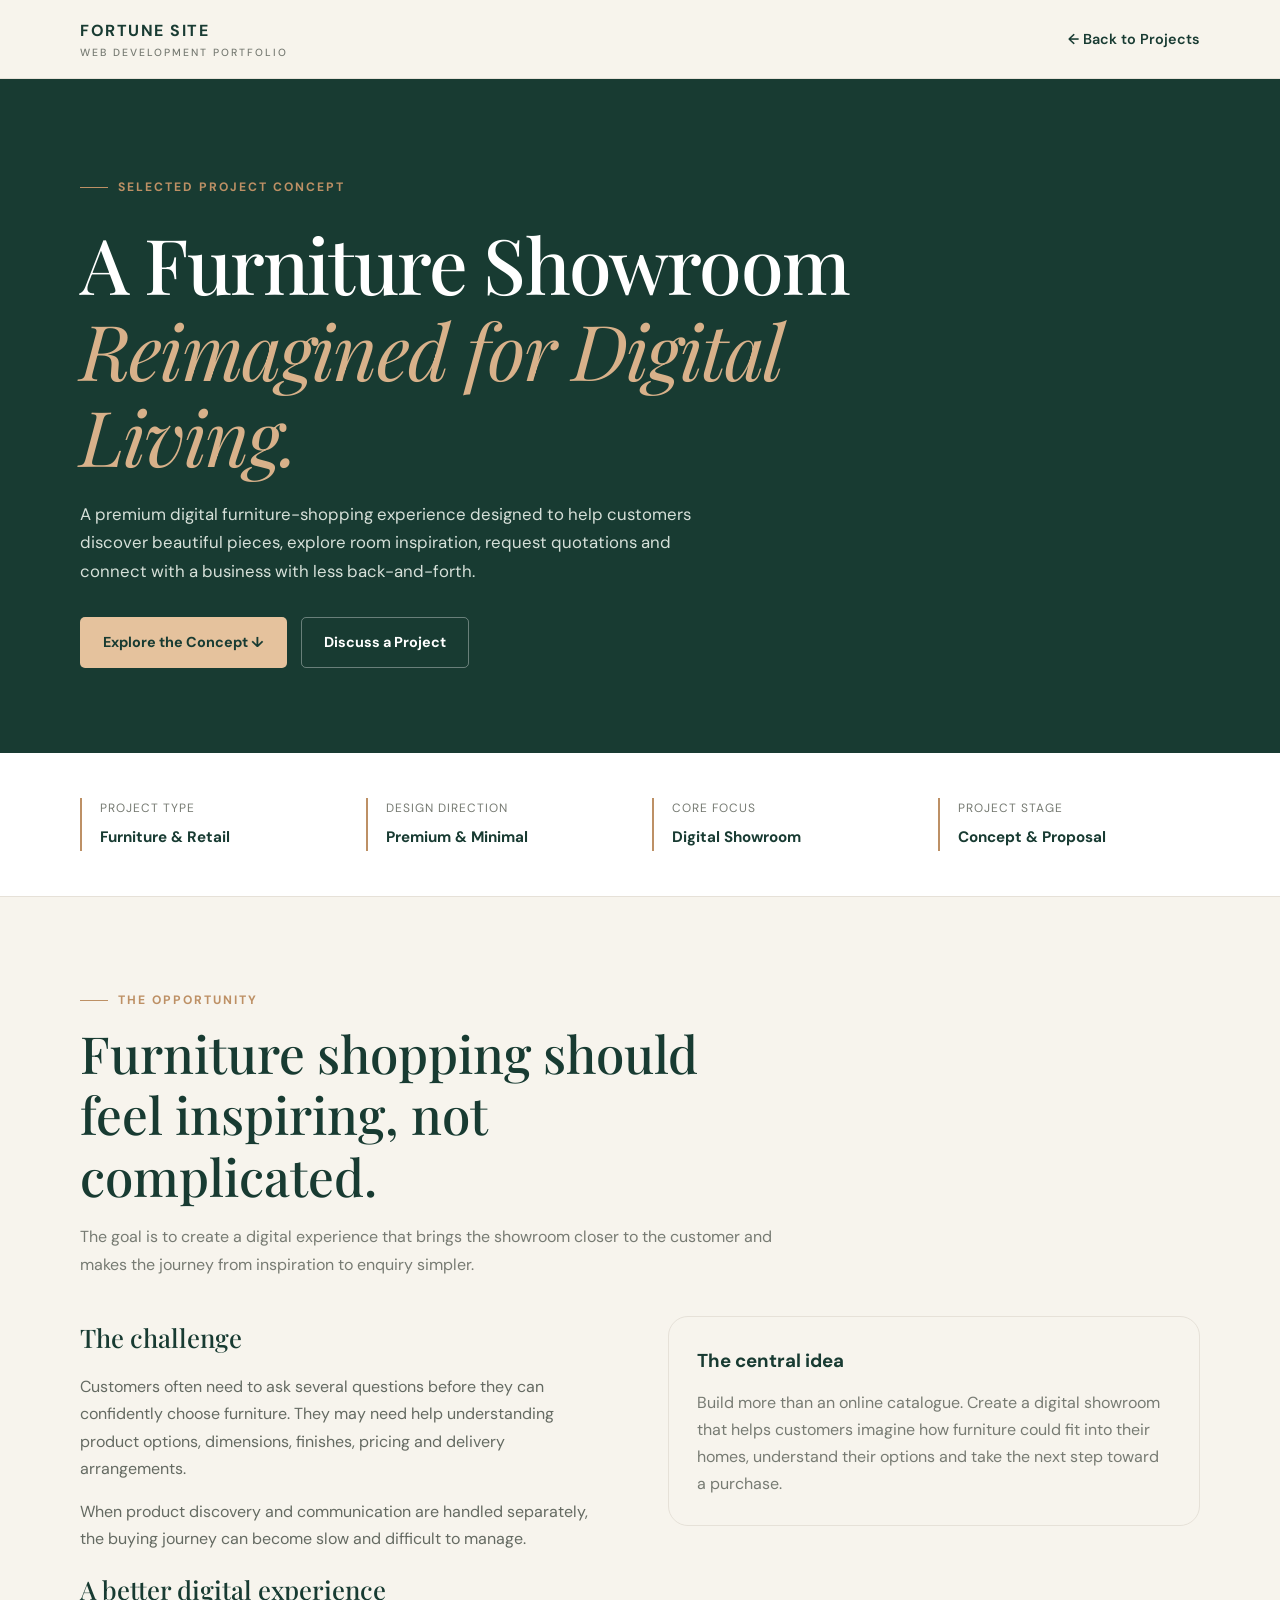
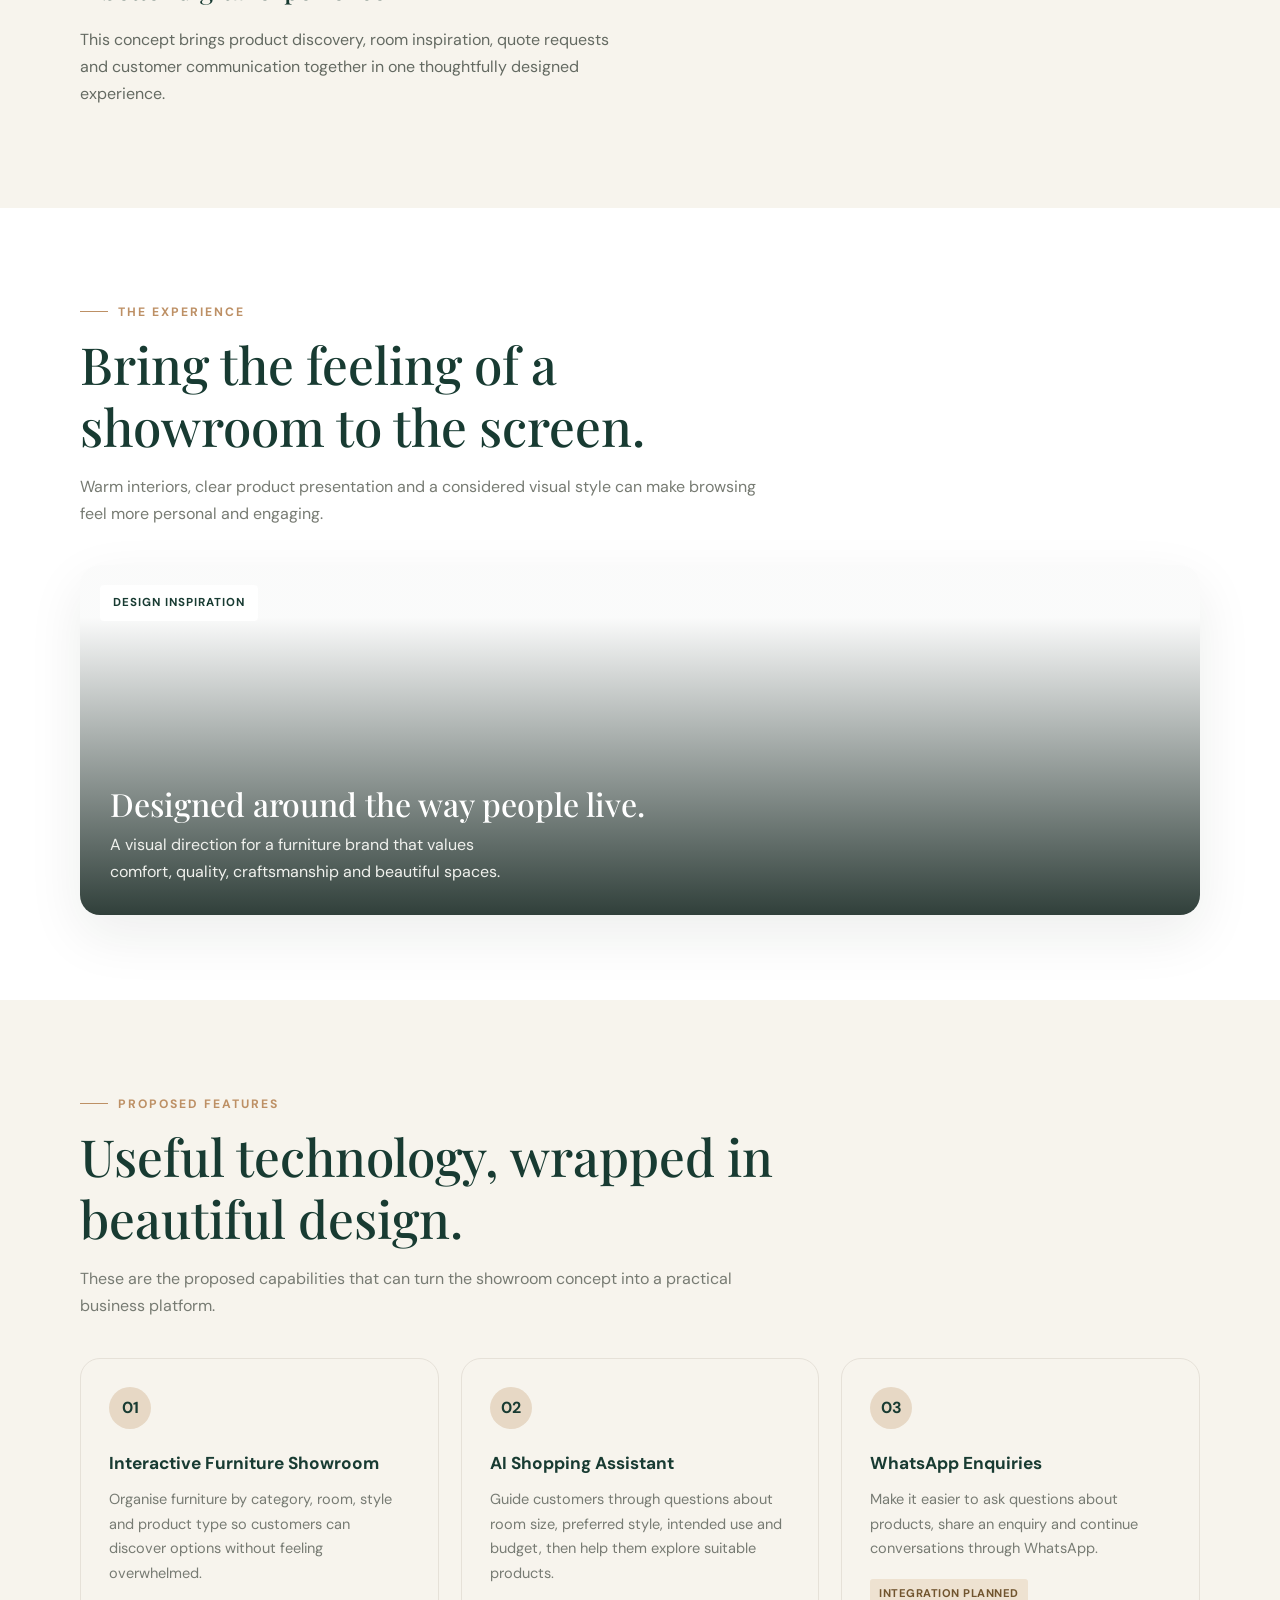
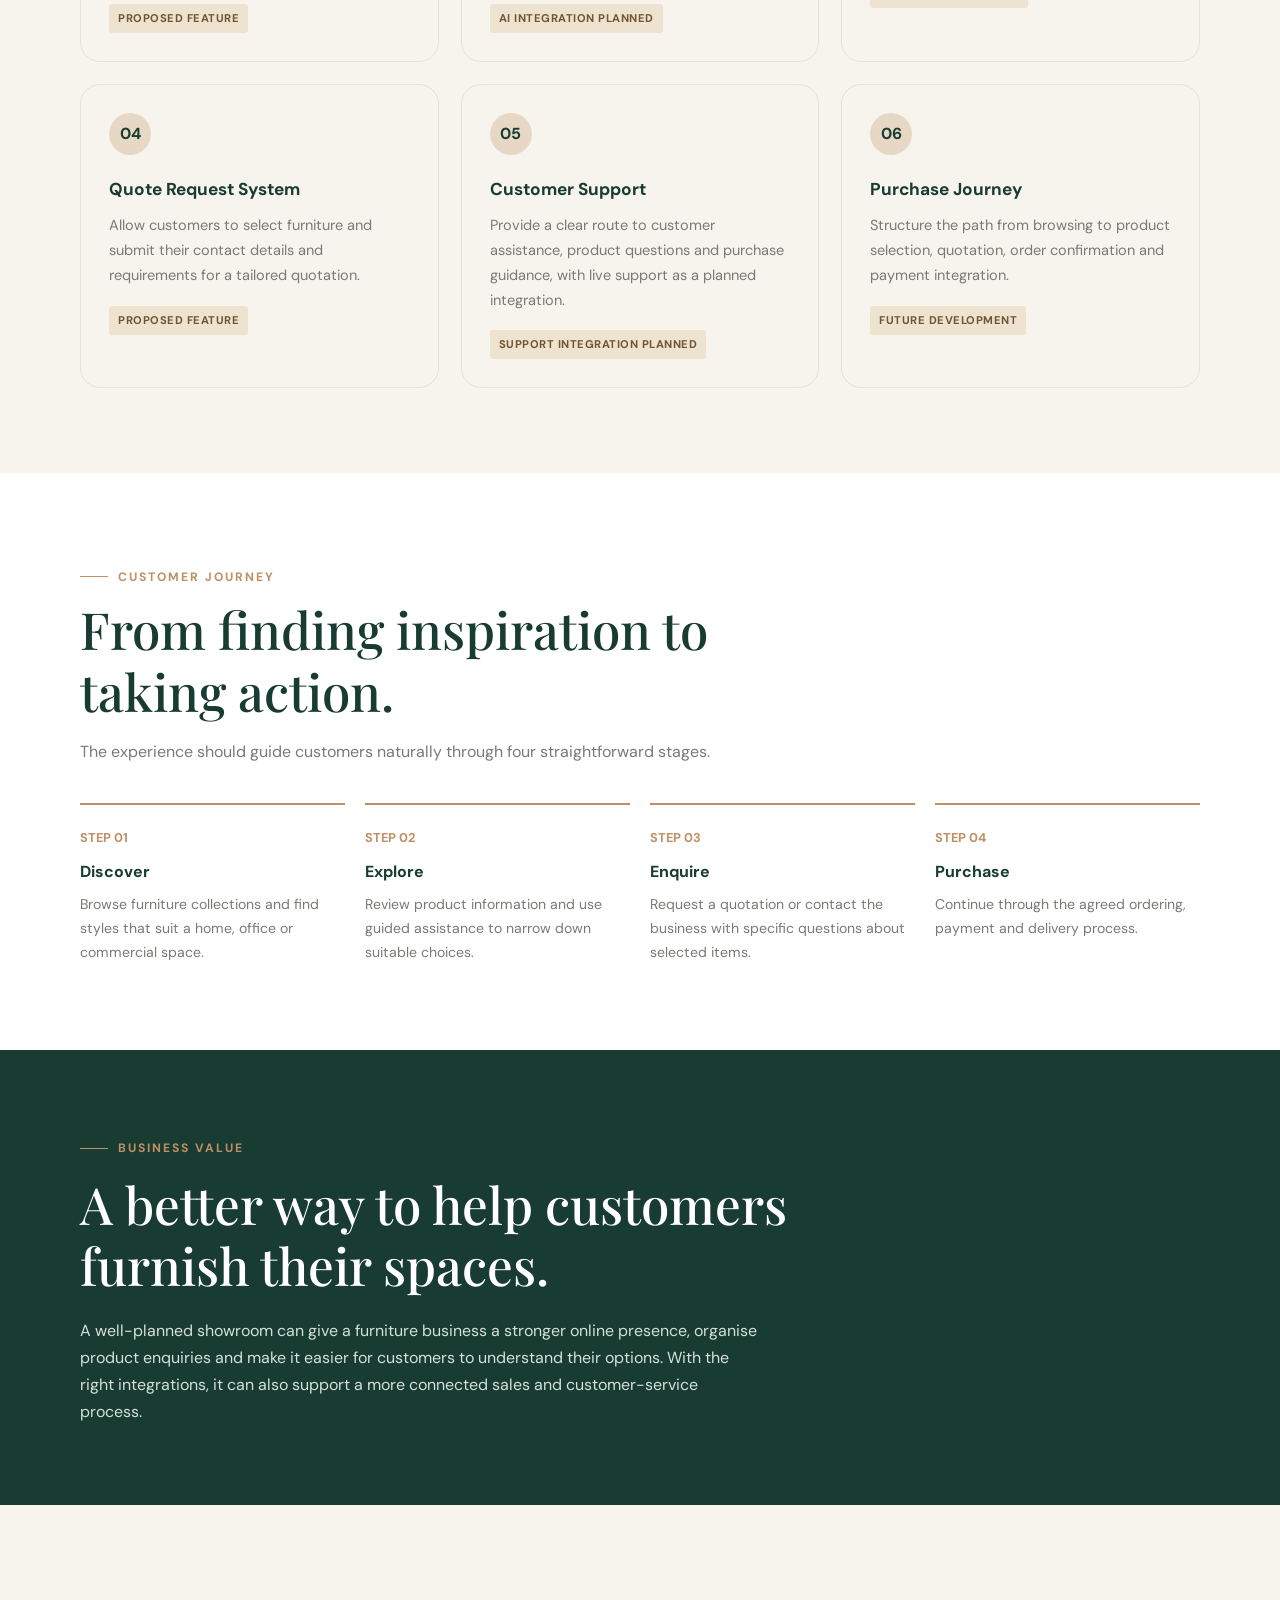
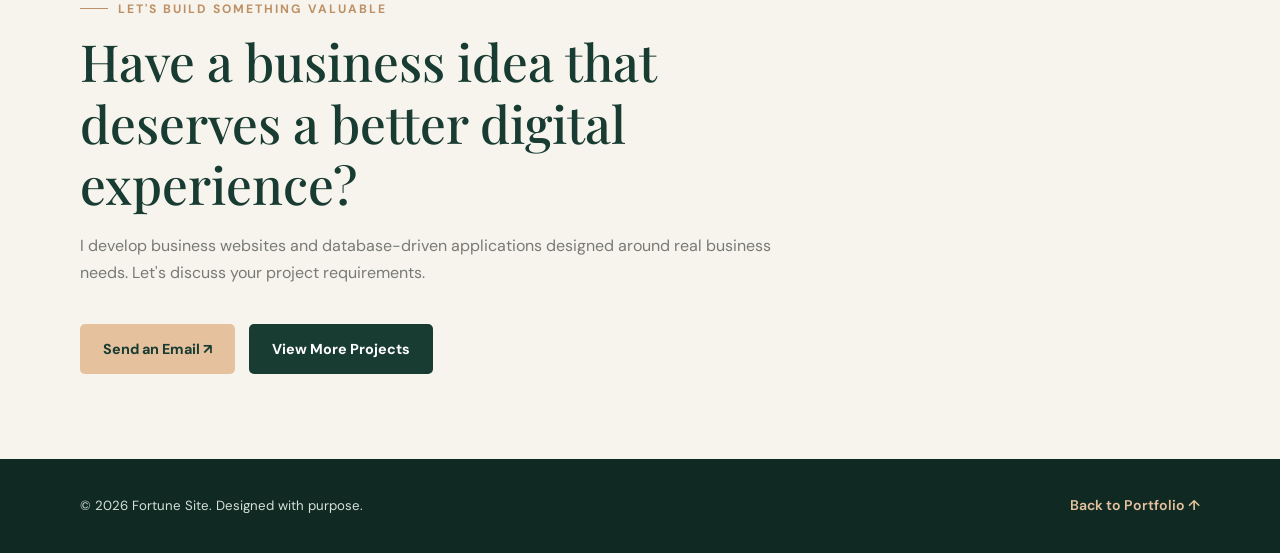
<file: projects/furniture-showroom.html>
<!DOCTYPE html>
<html lang="en">
<head>
    <meta charset="UTF-8">
    <meta name="viewport" content="width=device-width, initial-scale=1.0">

    <meta
        name="description"
        content="Interactive Furniture Showroom — a premium digital furniture shopping experience concept featuring room inspiration, an AI shopping assistant concept, quote requests and WhatsApp support."
    >

    <title>Interactive Furniture Showroom | Project Case Study</title>

    <link rel="preconnect" href="https://fonts.googleapis.com">
    <link rel="preconnect" href="https://fonts.gstatic.com" crossorigin>

    <link
        href="https://fonts.googleapis.com/css2?family=DM+Sans:wght@400;500;600;700&family=Playfair+Display:wght@400;500;600;700&display=swap"
        rel="stylesheet"
    >

    <style>
        :root {
            --forest: #183b32;
            --forest-light: #244c40;
            --cream: #f7f4ed;
            --white: #ffffff;
            --copper: #bd9065;
            --text: #292c28;
            --muted: #777b73;
            --border: #e6e1d8;
            --radius: 20px;
            --shadow: 0 20px 55px rgba(20, 35, 28, 0.08);
        }

        * {
            margin: 0;
            padding: 0;
            box-sizing: border-box;
        }

        html {
            scroll-behavior: smooth;
        }

        body {
            font-family: "DM Sans", sans-serif;
            color: var(--text);
            background: var(--cream);
            line-height: 1.7;
        }

        a {
            color: inherit;
            text-decoration: none;
        }

        button,
        a {
            -webkit-tap-highlight-color: transparent;
        }

        .container {
            width: min(1120px, 90%);
            margin: 0 auto;
        }

        /* Navigation */

        .navbar {
            background: rgba(247, 244, 237, 0.96);
            border-bottom: 1px solid var(--border);
        }

        .nav-inner {
            min-height: 78px;
            display: flex;
            align-items: center;
            justify-content: space-between;
            gap: 24px;
        }

        .brand {
            color: var(--forest);
            font-size: 1rem;
            font-weight: 700;
            letter-spacing: 1.5px;
        }

        .brand span {
            display: block;
            color: var(--muted);
            font-size: 0.65rem;
            font-weight: 500;
            letter-spacing: 2px;
        }

        .back-link {
            color: var(--forest);
            font-size: 0.9rem;
            font-weight: 600;
        }

        .back-link:hover {
            color: var(--copper);
        }

        /* Hero */

        .hero {
            background: var(--forest);
            color: var(--white);
            padding: 90px 0 85px;
            overflow: hidden;
        }

        .eyebrow {
            display: inline-flex;
            align-items: center;
            gap: 10px;
            color: var(--copper);
            font-size: 0.76rem;
            font-weight: 700;
            letter-spacing: 2px;
            text-transform: uppercase;
        }

        .eyebrow::before {
            content: "";
            width: 28px;
            height: 1px;
            background: var(--copper);
        }

        .hero h1 {
            max-width: 850px;
            margin: 22px 0;
            font-family: "Playfair Display", serif;
            font-size: clamp(2.6rem, 6vw, 5rem);
            font-weight: 500;
            line-height: 1.12;
            letter-spacing: -1.8px;
        }

        .hero h1 em {
            color: #d8b18a;
            font-weight: 400;
        }

        .hero-description {
            max-width: 650px;
            color: #d6e0d9;
            font-size: 1.05rem;
        }

        .hero-actions {
            display: flex;
            flex-wrap: wrap;
            gap: 14px;
            margin-top: 32px;
        }

        .button {
            display: inline-flex;
            align-items: center;
            justify-content: center;
            min-height: 49px;
            padding: 12px 22px;
            border: 1px solid transparent;
            border-radius: 5px;
            font-size: 0.9rem;
            font-weight: 700;
            transition: 0.25s ease;
        }

        .button-primary {
            color: var(--forest);
            background: #e5c29d;
        }

        .button-primary:hover {
            background: var(--white);
            transform: translateY(-2px);
        }

        .button-outline {
            color: var(--white);
            border-color: rgba(255, 255, 255, 0.35);
        }

        .button-outline:hover {
            border-color: var(--copper);
            color: #e5c29d;
        }

        /* Project overview */

        .overview {
            padding: 45px 0;
            background: var(--white);
            border-bottom: 1px solid var(--border);
        }

        .overview-grid {
            display: grid;
            grid-template-columns: repeat(4, 1fr);
            gap: 24px;
        }

        .overview-item {
            padding-left: 18px;
            border-left: 2px solid var(--copper);
        }

        .overview-item span {
            display: block;
            margin-bottom: 5px;
            color: var(--muted);
            font-size: 0.75rem;
            text-transform: uppercase;
            letter-spacing: 1px;
        }

        .overview-item strong {
            color: var(--forest);
            font-size: 0.95rem;
        }

        /* Main content */

        .section {
            padding: 85px 0;
        }

        .section-white {
            background: var(--white);
        }

        .section-heading {
            max-width: 700px;
            margin-bottom: 38px;
        }

        .section-heading h2 {
            margin: 12px 0 16px;
            color: var(--forest);
            font-family: "Playfair Display", serif;
            font-size: clamp(2rem, 4vw, 3.2rem);
            font-weight: 500;
            line-height: 1.2;
        }

        .section-heading p {
            color: var(--muted);
        }

        .two-column {
            display: grid;
            grid-template-columns: 1fr 1fr;
            gap: 55px;
            align-items: start;
        }

        .content-copy h3 {
            margin-bottom: 14px;
            color: var(--forest);
            font-family: "Playfair Display", serif;
            font-size: 1.6rem;
            font-weight: 500;
        }

        .content-copy p {
            margin-bottom: 16px;
            color: #646a62;
        }

        .highlight-box {
            padding: 28px;
            background: var(--cream);
            border: 1px solid var(--border);
            border-radius: var(--radius);
        }

        .highlight-box h3 {
            margin-bottom: 12px;
            color: var(--forest);
        }

        .highlight-box p {
            color: var(--muted);
        }

        /* Showroom visual */

        .showroom-visual {
            position: relative;
            min-height: 350px;
            display: flex;
            flex-direction: column;
            justify-content: flex-end;
            padding: 30px;
            overflow: hidden;
            color: var(--white);
            background:
                linear-gradient(
                    180deg,
                    rgba(12, 30, 24, 0.02) 15%,
                    rgba(12, 30, 24, 0.85) 100%
                ),
                url("https://images.unsplash.com/photo-1600210492486-724fe5c67fb0?auto=format&fit=crop&w=1400&q=85")
                center / cover;
            border-radius: var(--radius);
            box-shadow: var(--shadow);
        }

        .showroom-visual .visual-label {
            position: absolute;
            top: 20px;
            left: 20px;
            padding: 8px 13px;
            color: var(--forest);
            background: rgba(255, 255, 255, 0.94);
            border-radius: 4px;
            font-size: 0.72rem;
            font-weight: 700;
            letter-spacing: 1px;
            text-transform: uppercase;
        }

        .showroom-visual h3 {
            font-family: "Playfair Display", serif;
            font-size: 2rem;
            font-weight: 500;
        }

        .showroom-visual p {
            max-width: 420px;
            color: #f0f1ed;
        }

        /* Feature cards */

        .features-grid {
            display: grid;
            grid-template-columns: repeat(3, 1fr);
            gap: 22px;
        }

        .feature-card {
            padding: 28px;
            background: var(--cream);
            border: 1px solid var(--border);
            border-radius: var(--radius);
            transition: 0.25s ease;
        }

        .feature-card:hover {
            transform: translateY(-5px);
            box-shadow: var(--shadow);
        }

        .feature-number {
            display: inline-flex;
            width: 42px;
            height: 42px;
            align-items: center;
            justify-content: center;
            margin-bottom: 20px;
            color: var(--forest);
            background: #e7d8c5;
            border-radius: 50%;
            font-weight: 700;
        }

        .feature-card h3 {
            margin-bottom: 10px;
            color: var(--forest);
            font-size: 1.08rem;
        }

        .feature-card p {
            color: var(--muted);
            font-size: 0.91rem;
        }

        .status-label {
            display: inline-block;
            margin-top: 17px;
            padding: 5px 9px;
            color: #71552f;
            background: #eee2d1;
            border-radius: 3px;
            font-size: 0.7rem;
            font-weight: 700;
            text-transform: uppercase;
            letter-spacing: 0.5px;
        }

        /* Customer journey */

        .journey {
            display: grid;
            grid-template-columns: repeat(4, 1fr);
            gap: 20px;
        }

        .journey-step {
            position: relative;
            padding-top: 22px;
            border-top: 2px solid var(--copper);
        }

        .journey-step span {
            display: block;
            margin-bottom: 9px;
            color: var(--copper);
            font-size: 0.8rem;
            font-weight: 700;
        }

        .journey-step h3 {
            margin-bottom: 8px;
            color: var(--forest);
            font-size: 1rem;
        }

        .journey-step p {
            color: var(--muted);
            font-size: 0.88rem;
        }

        /* Value proposition */

        .value-section {
            padding: 80px 0;
            color: var(--white);
            background: var(--forest);
        }

        .value-section h2 {
            max-width: 760px;
            margin: 15px 0 20px;
            font-family: "Playfair Display", serif;
            font-size: clamp(2.2rem, 4vw, 3.6rem);
            font-weight: 500;
            line-height: 1.2;
        }

        .value-section p {
            max-width: 680px;
            color: #d6e0d9;
        }

        /* Footer */

        .footer {
            padding: 35px 0;
            background: #102a23;
            color: #d6e0d9;
        }

        .footer-inner {
            display: flex;
            align-items: center;
            justify-content: space-between;
            flex-wrap: wrap;
            gap: 18px;
        }

        .footer p {
            font-size: 0.83rem;
        }

        .footer a {
            color: #e5c29d;
            font-size: 0.88rem;
            font-weight: 600;
        }

        /* Responsive layout */

        @media (max-width: 850px) {
            .overview-grid {
                grid-template-columns: repeat(2, 1fr);
            }

            .features-grid {
                grid-template-columns: repeat(2, 1fr);
            }

            .two-column {
                grid-template-columns: 1fr;
                gap: 30px;
            }

            .journey {
                grid-template-columns: repeat(2, 1fr);
                row-gap: 30px;
            }
        }

        @media (max-width: 560px) {
            .nav-inner {
                min-height: 68px;
            }

            .hero {
                padding: 65px 0;
            }

            .hero h1 {
                letter-spacing: -0.8px;
            }

            .overview-grid,
            .features-grid,
            .journey {
                grid-template-columns: 1fr;
            }

            .section {
                padding: 60px 0;
            }

            .showroom-visual {
                min-height: 300px;
                padding: 22px;
            }

            .footer-inner {
                align-items: flex-start;
                flex-direction: column;
            }
        }
    </style>
</head>

<body>

    <!-- Navigation -->
    <header class="navbar">
        <div class="container nav-inner">
            <a class="brand" href="../index.html">
                FORTUNE SITE
                <span>WEB DEVELOPMENT PORTFOLIO</span>
            </a>

            <a class="back-link" href="../index.html#projects">
                ← Back to Projects
            </a>
        </div>
    </header>

    <main>

        <!-- Hero -->
        <section class="hero">
            <div class="container">
                <span class="eyebrow">Selected Project Concept</span>

                <h1>
                    A Furniture Showroom
                    <em>Reimagined for Digital Living.</em>
                </h1>

                <p class="hero-description">
                    A premium digital furniture-shopping experience designed
                    to help customers discover beautiful pieces, explore room
                    inspiration, request quotations and connect with a business
                    with less back-and-forth.
                </p>

                <div class="hero-actions">
                    <a class="button button-primary" href="#features">
                        Explore the Concept ↓
                    </a>

                    <a class="button button-outline" href="#contact">
                        Discuss a Project
                    </a>
                </div>
            </div>
        </section>

        <!-- Project information -->
        <section class="overview">
            <div class="container overview-grid">

                <div class="overview-item">
                    <span>Project Type</span>
                    <strong>Furniture & Retail</strong>
                </div>

                <div class="overview-item">
                    <span>Design Direction</span>
                    <strong>Premium & Minimal</strong>
                </div>

                <div class="overview-item">
                    <span>Core Focus</span>
                    <strong>Digital Showroom</strong>
                </div>

                <div class="overview-item">
                    <span>Project Stage</span>
                    <strong>Concept & Proposal</strong>
                </div>

            </div>
        </section>

        <!-- Project overview -->
        <section class="section">
            <div class="container">

                <div class="section-heading">
                    <span class="eyebrow">The Opportunity</span>

                    <h2>Furniture shopping should feel inspiring, not complicated.</h2>

                    <p>
                        The goal is to create a digital experience that brings
                        the showroom closer to the customer and makes the journey
                        from inspiration to enquiry simpler.
                    </p>
                </div>

                <div class="two-column">

                    <div class="content-copy">
                        <h3>The challenge</h3>

                        <p>
                            Customers often need to ask several questions before
                            they can confidently choose furniture. They may need
                            help understanding product options, dimensions,
                            finishes, pricing and delivery arrangements.
                        </p>

                        <p>
                            When product discovery and communication are handled
                            separately, the buying journey can become slow and
                            difficult to manage.
                        </p>

                        <h3>A better digital experience</h3>

                        <p>
                            This concept brings product discovery, room
                            inspiration, quote requests and customer communication
                            together in one thoughtfully designed experience.
                        </p>
                    </div>

                    <div class="highlight-box">
                        <h3>The central idea</h3>

                        <p>
                            Build more than an online catalogue. Create a digital
                            showroom that helps customers imagine how furniture
                            could fit into their homes, understand their options
                            and take the next step toward a purchase.
                        </p>
                    </div>

                </div>

            </div>
        </section>

        <!-- Showroom visual -->
        <section class="section section-white">
            <div class="container">

                <div class="section-heading">
                    <span class="eyebrow">The Experience</span>

                    <h2>Bring the feeling of a showroom to the screen.</h2>

                    <p>
                        Warm interiors, clear product presentation and a
                        considered visual style can make browsing feel more
                        personal and engaging.
                    </p>
                </div>

                <div class="showroom-visual">
                    <span class="visual-label">Design Inspiration</span>

                    <h3>Designed around the way people live.</h3>

                    <p>
                        A visual direction for a furniture brand that values
                        comfort, quality, craftsmanship and beautiful spaces.
                    </p>
                </div>

            </div>
        </section>

        <!-- Features -->
        <section class="section" id="features">
            <div class="container">

                <div class="section-heading">
                    <span class="eyebrow">Proposed Features</span>

                    <h2>Useful technology, wrapped in beautiful design.</h2>

                    <p>
                        These are the proposed capabilities that can turn the
                        showroom concept into a practical business platform.
                    </p>
                </div>

                <div class="features-grid">

                    <article class="feature-card">
                        <span class="feature-number">01</span>

                        <h3>Interactive Furniture Showroom</h3>

                        <p>
                            Organise furniture by category, room, style and
                            product type so customers can discover options
                            without feeling overwhelmed.
                        </p>

                        <span class="status-label">Proposed Feature</span>
                    </article>

                    <article class="feature-card">
                        <span class="feature-number">02</span>

                        <h3>AI Shopping Assistant</h3>

                        <p>
                            Guide customers through questions about room size,
                            preferred style, intended use and budget, then
                            help them explore suitable products.
                        </p>

                        <span class="status-label">AI Integration Planned</span>
                    </article>

                    <article class="feature-card">
                        <span class="feature-number">03</span>

                        <h3>WhatsApp Enquiries</h3>

                        <p>
                            Make it easier to ask questions about products,
                            share an enquiry and continue conversations
                            through WhatsApp.
                        </p>

                        <span class="status-label">Integration Planned</span>
                    </article>

                    <article class="feature-card">
                        <span class="feature-number">04</span>

                        <h3>Quote Request System</h3>

                        <p>
                            Allow customers to select furniture and submit
                            their contact details and requirements for a
                            tailored quotation.
                        </p>

                        <span class="status-label">Proposed Feature</span>
                    </article>

                    <article class="feature-card">
                        <span class="feature-number">05</span>

                        <h3>Customer Support</h3>

                        <p>
                            Provide a clear route to customer assistance,
                            product questions and purchase guidance, with
                            live support as a planned integration.
                        </p>

                        <span class="status-label">Support Integration Planned</span>
                    </article>

                    <article class="feature-card">
                        <span class="feature-number">06</span>

                        <h3>Purchase Journey</h3>

                        <p>
                            Structure the path from browsing to product
                            selection, quotation, order confirmation and
                            payment integration.
                        </p>

                        <span class="status-label">Future Development</span>
                    </article>

                </div>

            </div>
        </section>

        <!-- Customer journey -->
        <section class="section section-white">
            <div class="container">

                <div class="section-heading">
                    <span class="eyebrow">Customer Journey</span>

                    <h2>From finding inspiration to taking action.</h2>

                    <p>
                        The experience should guide customers naturally through
                        four straightforward stages.
                    </p>
                </div>

                <div class="journey">

                    <article class="journey-step">
                        <span>STEP 01</span>
                        <h3>Discover</h3>
                        <p>
                            Browse furniture collections and find styles that
                            suit a home, office or commercial space.
                        </p>
                    </article>

                    <article class="journey-step">
                        <span>STEP 02</span>
                        <h3>Explore</h3>
                        <p>
                            Review product information and use guided assistance
                            to narrow down suitable choices.
                        </p>
                    </article>

                    <article class="journey-step">
                        <span>STEP 03</span>
                        <h3>Enquire</h3>
                        <p>
                            Request a quotation or contact the business with
                            specific questions about selected items.
                        </p>
                    </article>

                    <article class="journey-step">
                        <span>STEP 04</span>
                        <h3>Purchase</h3>
                        <p>
                            Continue through the agreed ordering, payment
                            and delivery process.
                        </p>
                    </article>

                </div>

            </div>
        </section>

        <!-- Business value -->
        <section class="value-section">
            <div class="container">

                <span class="eyebrow">Business Value</span>

                <h2>A better way to help customers furnish their spaces.</h2>

                <p>
                    A well-planned showroom can give a furniture business a
                    stronger online presence, organise product enquiries and
                    make it easier for customers to understand their options.
                    With the right integrations, it can also support a more
                    connected sales and customer-service process.
                </p>

            </div>
        </section>

        <!-- Contact -->
        <section class="section" id="contact">
            <div class="container">

                <div class="section-heading">
                    <span class="eyebrow">Let's Build Something Valuable</span>

                    <h2>Have a business idea that deserves a better digital experience?</h2>

                    <p>
                        I develop business websites and database-driven
                        applications designed around real business needs.
                        Let's discuss your project requirements.
                    </p>
                </div>

                <div class="hero-actions">
                    <a
                        class="button button-primary"
                        href="mailto:kehindefortunate9@gmail.com?subject=Furniture%20Showroom%20Project%20Enquiry"
                    >
                        Send an Email ↗
                    </a>

                    <a
                        class="button"
                        style="background: var(--forest); color: white;"
                        href="../index.html#projects"
                    >
                        View More Projects
                    </a>
                </div>

            </div>
        </section>

    </main>

    <!-- Footer -->
    <footer class="footer">
        <div class="container footer-inner">

            <p>
                © <span id="current-year"></span> Fortune Site.
                Designed with purpose.
            </p>

            <a href="../index.html">Back to Portfolio ↑</a>

        </div>
    </footer>

    <script>
        // Automatically display the current year in the footer.
        document.getElementById("current-year").textContent =
            new Date().getFullYear();
    </script>

</body>
</html>
</file>
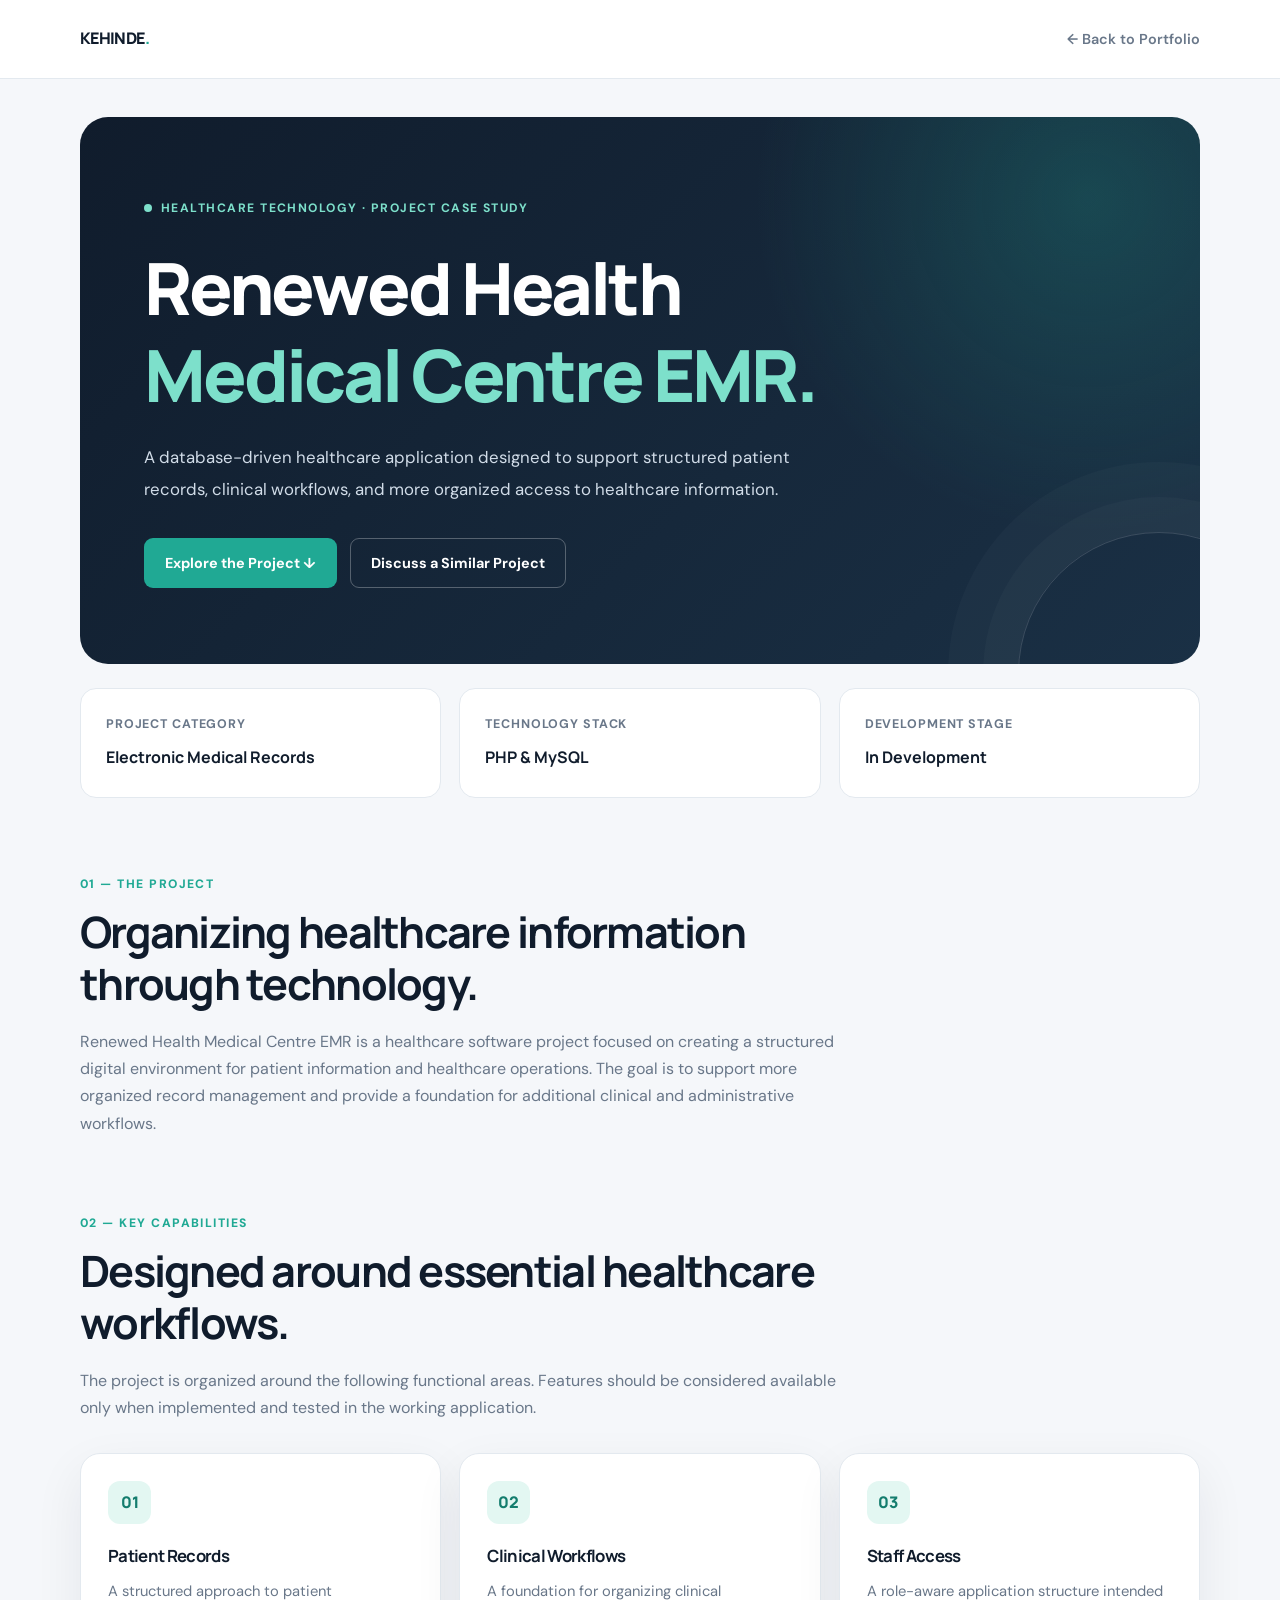
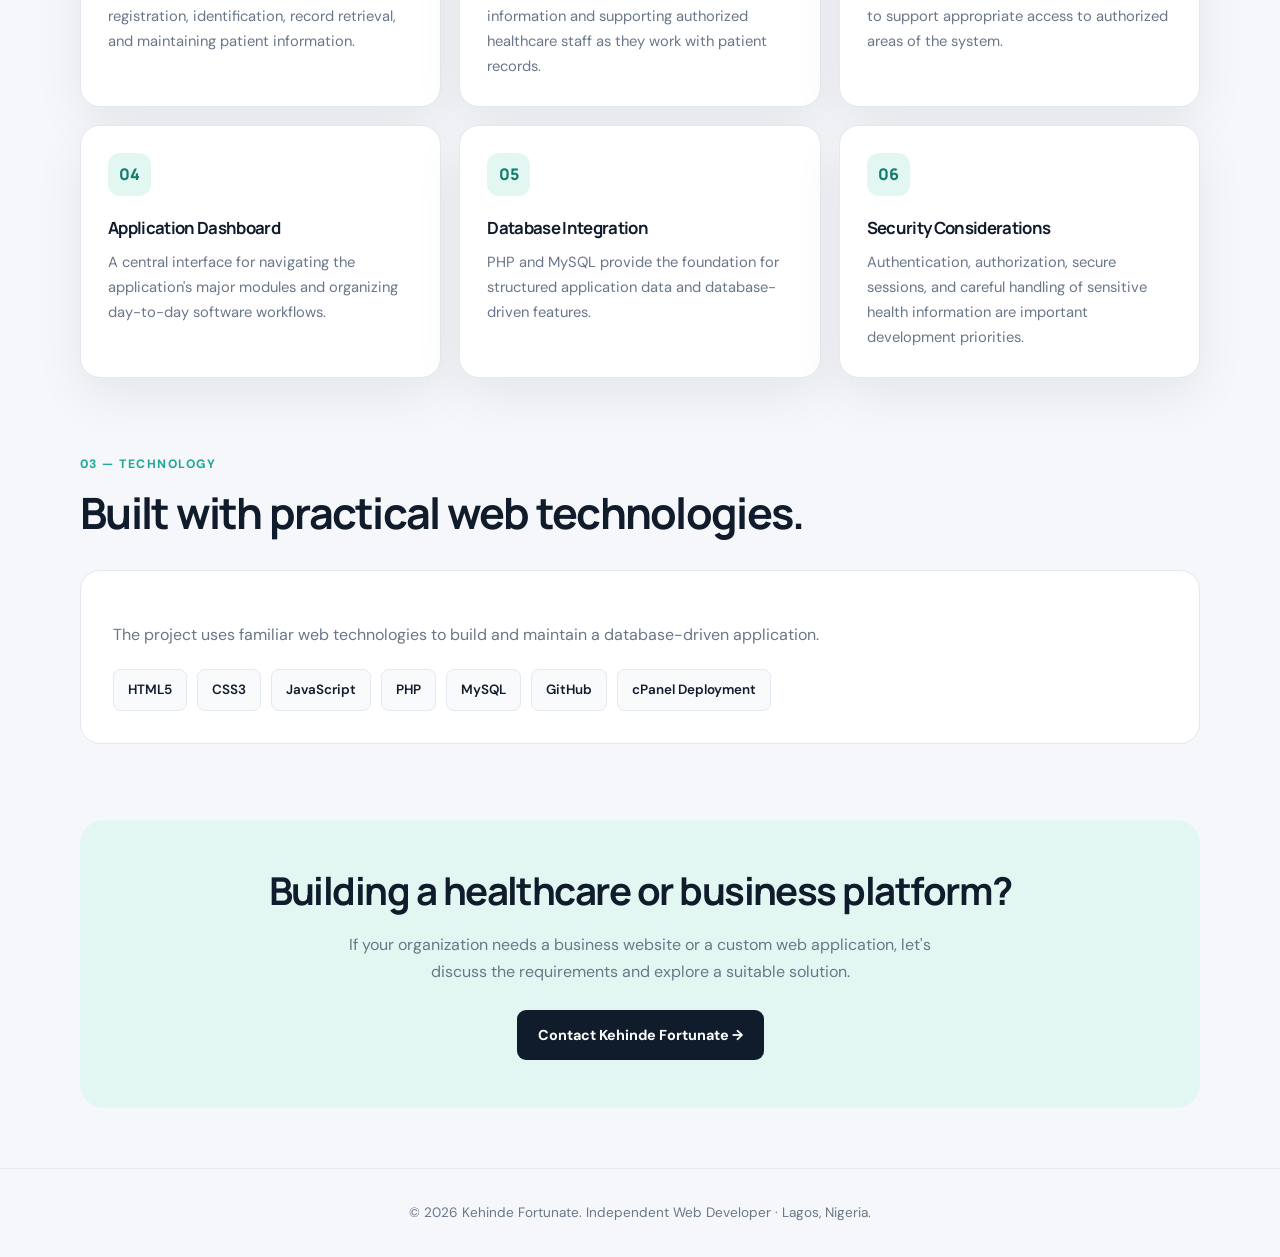
<file: projects/renewed-health-emr.html>
<!DOCTYPE html>
<html lang="en">
<head>
    <meta charset="UTF-8">
    <meta name="viewport" content="width=device-width, initial-scale=1.0">

    <meta
        name="description"
        content="Project case study for the Renewed Health Medical Centre Electronic Medical Records platform by Kehinde Fortunate."
    >

    <meta name="theme-color" content="#101c2c">

    <title>Renewed Health EMR | Kehinde Fortunate</title>

    <link rel="preconnect" href="https://fonts.googleapis.com">
    <link rel="preconnect" href="https://fonts.gstatic.com" crossorigin>

    <link
        href="https://fonts.googleapis.com/css2?family=DM+Sans:wght@400;500;600;700&family=Manrope:wght@400;500;600;700;800&display=swap"
        rel="stylesheet"
    >

    <style>
        :root {
            --background: #f5f7fa;
            --surface: #ffffff;
            --dark: #101c2c;
            --text: #263448;
            --muted: #697789;
            --accent: #20a994;
            --accent-light: #e3f7f2;
            --border: #e3e9ef;
            --radius: 20px;
            --shadow: 0 18px 50px rgba(16, 28, 44, 0.07);
        }

        * {
            box-sizing: border-box;
            margin: 0;
            padding: 0;
        }

        html {
            scroll-behavior: smooth;
        }

        body {
            background: var(--background);
            color: var(--text);
            font-family: "DM Sans", sans-serif;
            line-height: 1.7;
            -webkit-font-smoothing: antialiased;
        }

        a {
            color: inherit;
            text-decoration: none;
        }

        .container {
            width: min(1120px, calc(100% - 40px));
            margin: 0 auto;
        }

        /* Navigation */

        .topbar {
            background: rgba(255, 255, 255, 0.96);
            border-bottom: 1px solid var(--border);
        }

        .nav {
            min-height: 78px;
            display: flex;
            align-items: center;
            justify-content: space-between;
            gap: 20px;
        }

        .brand {
            color: var(--dark);
            font-family: "Manrope", sans-serif;
            font-size: 1rem;
            font-weight: 800;
            letter-spacing: -0.04em;
        }

        .brand span {
            color: var(--accent);
        }

        .back-link {
            color: var(--muted);
            font-size: 0.9rem;
            font-weight: 600;
            transition: color 0.2s ease;
        }

        .back-link:hover {
            color: var(--accent);
        }

        /* Hero */

        .hero {
            position: relative;
            overflow: hidden;
            margin-top: 38px;
            padding: 76px 64px;
            border-radius: 28px;
            background:
                radial-gradient(
                    circle at 90% 15%,
                    rgba(32, 169, 148, 0.24),
                    transparent 30%
                ),
                linear-gradient(135deg, #101c2c, #1a3045);
            color: #ffffff;
        }

        .hero::after {
            content: "";
            position: absolute;
            width: 280px;
            height: 280px;
            right: -100px;
            bottom: -150px;
            border: 1px solid rgba(255, 255, 255, 0.15);
            border-radius: 50%;
            box-shadow:
                0 0 0 35px rgba(255, 255, 255, 0.025),
                0 0 0 70px rgba(255, 255, 255, 0.025);
            pointer-events: none;
        }

        .eyebrow {
            display: inline-flex;
            align-items: center;
            gap: 9px;
            color: #7de0cb;
            font-size: 0.76rem;
            font-weight: 700;
            letter-spacing: 0.12em;
            text-transform: uppercase;
        }

        .eyebrow::before {
            content: "";
            width: 8px;
            height: 8px;
            border-radius: 50%;
            background: #7de0cb;
        }

        h1,
        h2,
        h3 {
            font-family: "Manrope", sans-serif;
            line-height: 1.2;
            letter-spacing: -0.04em;
        }

        .hero h1 {
            max-width: 800px;
            margin-top: 25px;
            font-size: clamp(2.5rem, 6vw, 4.5rem);
            font-weight: 800;
        }

        .hero h1 span {
            color: #7de0cb;
        }

        .hero-description {
            max-width: 690px;
            margin-top: 24px;
            color: #d1dce8;
            font-size: 1.05rem;
            line-height: 1.9;
        }

        .hero-actions {
            display: flex;
            flex-wrap: wrap;
            gap: 13px;
            margin-top: 32px;
        }

        .button {
            display: inline-flex;
            justify-content: center;
            align-items: center;
            min-height: 48px;
            padding: 12px 20px;
            border: 1px solid transparent;
            border-radius: 9px;
            font-size: 0.9rem;
            font-weight: 700;
            transition:
                transform 0.2s ease,
                background 0.2s ease;
        }

        .button:hover {
            transform: translateY(-2px);
        }

        .button-primary {
            background: var(--accent);
            color: #ffffff;
        }

        .button-primary:hover {
            background: #188b7b;
        }

        .button-secondary {
            border-color: rgba(255, 255, 255, 0.28);
            color: #ffffff;
        }

        .button-secondary:hover {
            background: rgba(255, 255, 255, 0.08);
        }

        /* Project information */

        .project-overview {
            display: grid;
            grid-template-columns: repeat(3, minmax(0, 1fr));
            gap: 18px;
            margin-top: 24px;
        }

        .overview-card {
            padding: 25px;
            border: 1px solid var(--border);
            border-radius: 16px;
            background: var(--surface);
        }

        .overview-card span {
            display: block;
            margin-bottom: 9px;
            color: var(--muted);
            font-size: 0.78rem;
            font-weight: 700;
            letter-spacing: 0.07em;
            text-transform: uppercase;
        }

        .overview-card strong {
            color: var(--dark);
            font-family: "Manrope", sans-serif;
            font-size: 1rem;
        }

        /* Content sections */

        .content-section {
            padding: 76px 0 0;
        }

        .section-label {
            margin-bottom: 12px;
            color: var(--accent);
            font-size: 0.76rem;
            font-weight: 800;
            letter-spacing: 0.12em;
            text-transform: uppercase;
        }

        .section-heading {
            max-width: 750px;
            color: var(--dark);
            font-size: clamp(1.8rem, 4vw, 2.7rem);
        }

        .section-description {
            max-width: 760px;
            margin-top: 18px;
            color: var(--muted);
        }

        .feature-grid {
            display: grid;
            grid-template-columns: repeat(3, minmax(0, 1fr));
            gap: 18px;
            margin-top: 32px;
        }

        .feature-card {
            padding: 27px;
            border: 1px solid var(--border);
            border-radius: var(--radius);
            background: var(--surface);
            box-shadow: var(--shadow);
        }

        .feature-number {
            display: inline-flex;
            align-items: center;
            justify-content: center;
            width: 43px;
            height: 43px;
            margin-bottom: 22px;
            border-radius: 12px;
            background: var(--accent-light);
            color: #147d6e;
            font-family: "Manrope", sans-serif;
            font-weight: 800;
        }

        .feature-card h3 {
            margin-bottom: 12px;
            color: var(--dark);
            font-size: 1.05rem;
        }

        .feature-card p {
            color: var(--muted);
            font-size: 0.92rem;
        }

        /* Technology */

        .technology-panel {
            margin-top: 32px;
            padding: 32px;
            border: 1px solid var(--border);
            border-radius: var(--radius);
            background: var(--surface);
        }

        .technology-list {
            display: flex;
            flex-wrap: wrap;
            gap: 10px;
            margin-top: 20px;
        }

        .technology-list span {
            padding: 9px 14px;
            border: 1px solid var(--border);
            border-radius: 8px;
            background: #f8fafc;
            color: var(--dark);
            font-size: 0.84rem;
            font-weight: 600;
        }

        /* Closing panel */

        .closing-panel {
            margin-top: 76px;
            padding: 48px;
            border-radius: 24px;
            background: var(--accent-light);
            text-align: center;
        }

        .closing-panel h2 {
            color: var(--dark);
            font-size: clamp(1.7rem, 4vw, 2.4rem);
        }

        .closing-panel p {
            max-width: 600px;
            margin: 16px auto 25px;
            color: var(--muted);
        }

        .closing-panel .button {
            background: var(--dark);
            color: #ffffff;
        }

        /* Footer */

        footer {
            padding: 32px 0;
            margin-top: 60px;
            border-top: 1px solid var(--border);
            color: var(--muted);
            text-align: center;
            font-size: 0.85rem;
        }

        /* Responsive design */

        @media (max-width: 800px) {
            .hero {
                padding: 52px 32px;
            }

            .project-overview {
                grid-template-columns: 1fr;
            }

            .feature-grid {
                grid-template-columns: repeat(2, minmax(0, 1fr));
            }
        }

        @media (max-width: 560px) {
            .container {
                width: min(100% - 28px, 1120px);
            }

            .nav {
                min-height: 68px;
            }

            .hero {
                margin-top: 20px;
                padding: 38px 23px;
                border-radius: 20px;
            }

            .hero h1 {
                font-size: 2.45rem;
            }

            .hero-description {
                font-size: 0.95rem;
            }

            .hero-actions {
                flex-direction: column;
            }

            .button {
                width: 100%;
            }

            .content-section {
                padding-top: 55px;
            }

            .feature-grid {
                grid-template-columns: 1fr;
            }

            .feature-card {
                padding: 23px;
            }

            .technology-panel {
                padding: 23px;
            }

            .closing-panel {
                padding: 32px 22px;
            }
        }

        @media (prefers-reduced-motion: reduce) {
            html {
                scroll-behavior: auto;
            }

            *,
            *::before,
            *::after {
                transition: none !important;
            }
        }
    </style>
</head>

<body>

    <!-- Navigation -->
    <header class="topbar">
        <div class="container nav">

            <a class="brand" href="../index.html">
                KEHINDE<span>.</span>
            </a>

            <a class="back-link" href="../index.html#projects">
                ← Back to Portfolio
            </a>

        </div>
    </header>

    <main>

        <!-- Hero -->
        <section class="container hero">

            <p class="eyebrow">
                Healthcare Technology · Project Case Study
            </p>

            <h1>
                Renewed Health
                <span>Medical Centre EMR.</span>
            </h1>

            <p class="hero-description">
                A database-driven healthcare application designed to
                support structured patient records, clinical workflows,
                and more organized access to healthcare information.
            </p>

            <div class="hero-actions">
                <a class="button button-primary" href="#overview">
                    Explore the Project ↓
                </a>

                <a
                    class="button button-secondary"
                    href="mailto:kehindefortunate9@gmail.com?subject=Renewed%20Health%20EMR%20Project%20Enquiry"
                >
                    Discuss a Similar Project
                </a>
            </div>

        </section>

        <!-- Project overview -->
        <section class="container project-overview" id="overview">

            <article class="overview-card">
                <span>Project Category</span>
                <strong>Electronic Medical Records</strong>
            </article>

            <article class="overview-card">
                <span>Technology Stack</span>
                <strong>PHP &amp; MySQL</strong>
            </article>

            <article class="overview-card">
                <span>Development Stage</span>
                <strong>In Development</strong>
            </article>

        </section>

        <!-- Project background -->
        <section class="container content-section">

            <p class="section-label">01 — The Project</p>

            <h2 class="section-heading">
                Organizing healthcare information through technology.
            </h2>

            <p class="section-description">
                Renewed Health Medical Centre EMR is a healthcare
                software project focused on creating a structured
                digital environment for patient information and
                healthcare operations. The goal is to support more
                organized record management and provide a foundation
                for additional clinical and administrative workflows.
            </p>

        </section>

        <!-- Features -->
        <section class="container content-section">

            <p class="section-label">02 — Key Capabilities</p>

            <h2 class="section-heading">
                Designed around essential healthcare workflows.
            </h2>

            <p class="section-description">
                The project is organized around the following
                functional areas. Features should be considered
                available only when implemented and tested in the
                working application.
            </p>

            <div class="feature-grid">

                <article class="feature-card">
                    <div class="feature-number">01</div>

                    <h3>Patient Records</h3>

                    <p>
                        A structured approach to patient registration,
                        identification, record retrieval, and
                        maintaining patient information.
                    </p>
                </article>

                <article class="feature-card">
                    <div class="feature-number">02</div>

                    <h3>Clinical Workflows</h3>

                    <p>
                        A foundation for organizing clinical information
                        and supporting authorized healthcare staff
                        as they work with patient records.
                    </p>
                </article>

                <article class="feature-card">
                    <div class="feature-number">03</div>

                    <h3>Staff Access</h3>

                    <p>
                        A role-aware application structure intended
                        to support appropriate access to authorized
                        areas of the system.
                    </p>
                </article>

                <article class="feature-card">
                    <div class="feature-number">04</div>

                    <h3>Application Dashboard</h3>

                    <p>
                        A central interface for navigating the
                        application's major modules and organizing
                        day-to-day software workflows.
                    </p>
                </article>

                <article class="feature-card">
                    <div class="feature-number">05</div>

                    <h3>Database Integration</h3>

                    <p>
                        PHP and MySQL provide the foundation for
                        structured application data and database-driven
                        features.
                    </p>
                </article>

                <article class="feature-card">
                    <div class="feature-number">06</div>

                    <h3>Security Considerations</h3>

                    <p>
                        Authentication, authorization, secure sessions,
                        and careful handling of sensitive health
                        information are important development priorities.
                    </p>
                </article>

            </div>

        </section>

        <!-- Technologies -->
        <section class="container content-section">

            <p class="section-label">03 — Technology</p>

            <h2 class="section-heading">
                Built with practical web technologies.
            </h2>

            <div class="technology-panel">

                <p class="section-description">
                    The project uses familiar web technologies to
                    build and maintain a database-driven application.
                </p>

                <div class="technology-list">
                    <span>HTML5</span>
                    <span>CSS3</span>
                    <span>JavaScript</span>
                    <span>PHP</span>
                    <span>MySQL</span>
                    <span>GitHub</span>
                    <span>cPanel Deployment</span>
                </div>

            </div>

        </section>

        <!-- Contact -->
        <section class="container closing-panel">

            <h2>Building a healthcare or business platform?</h2>

            <p>
                If your organization needs a business website or a
                custom web application, let's discuss the requirements
                and explore a suitable solution.
            </p>

            <a
                class="button"
                href="mailto:kehindefortunate9@gmail.com?subject=Web%20Development%20Enquiry"
            >
                Contact Kehinde Fortunate →
            </a>

        </section>

    </main>

    <!-- Footer -->
    <footer>
        <div class="container">
            <p>
                &copy; 2026 Kehinde Fortunate.
                Independent Web Developer · Lagos, Nigeria.
            </p>
        </div>
    </footer>

</body>
</html>
</file>
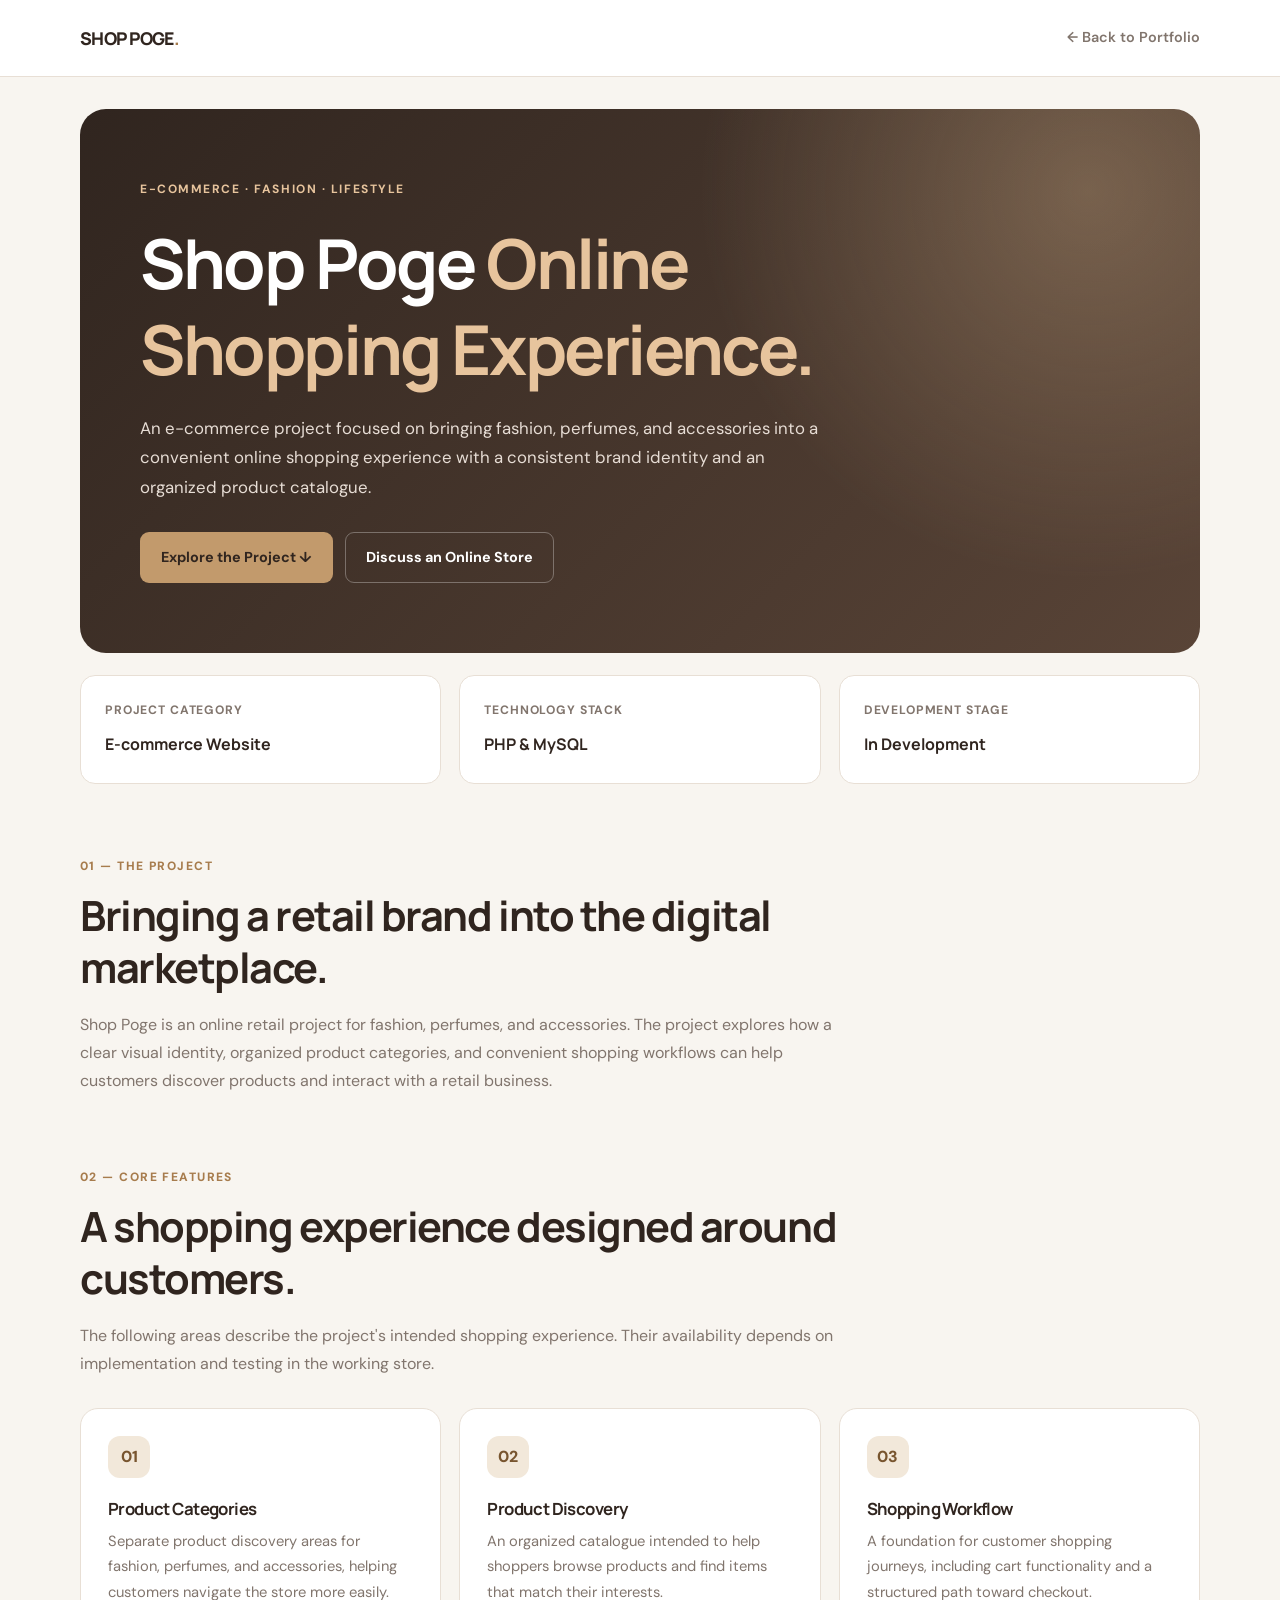
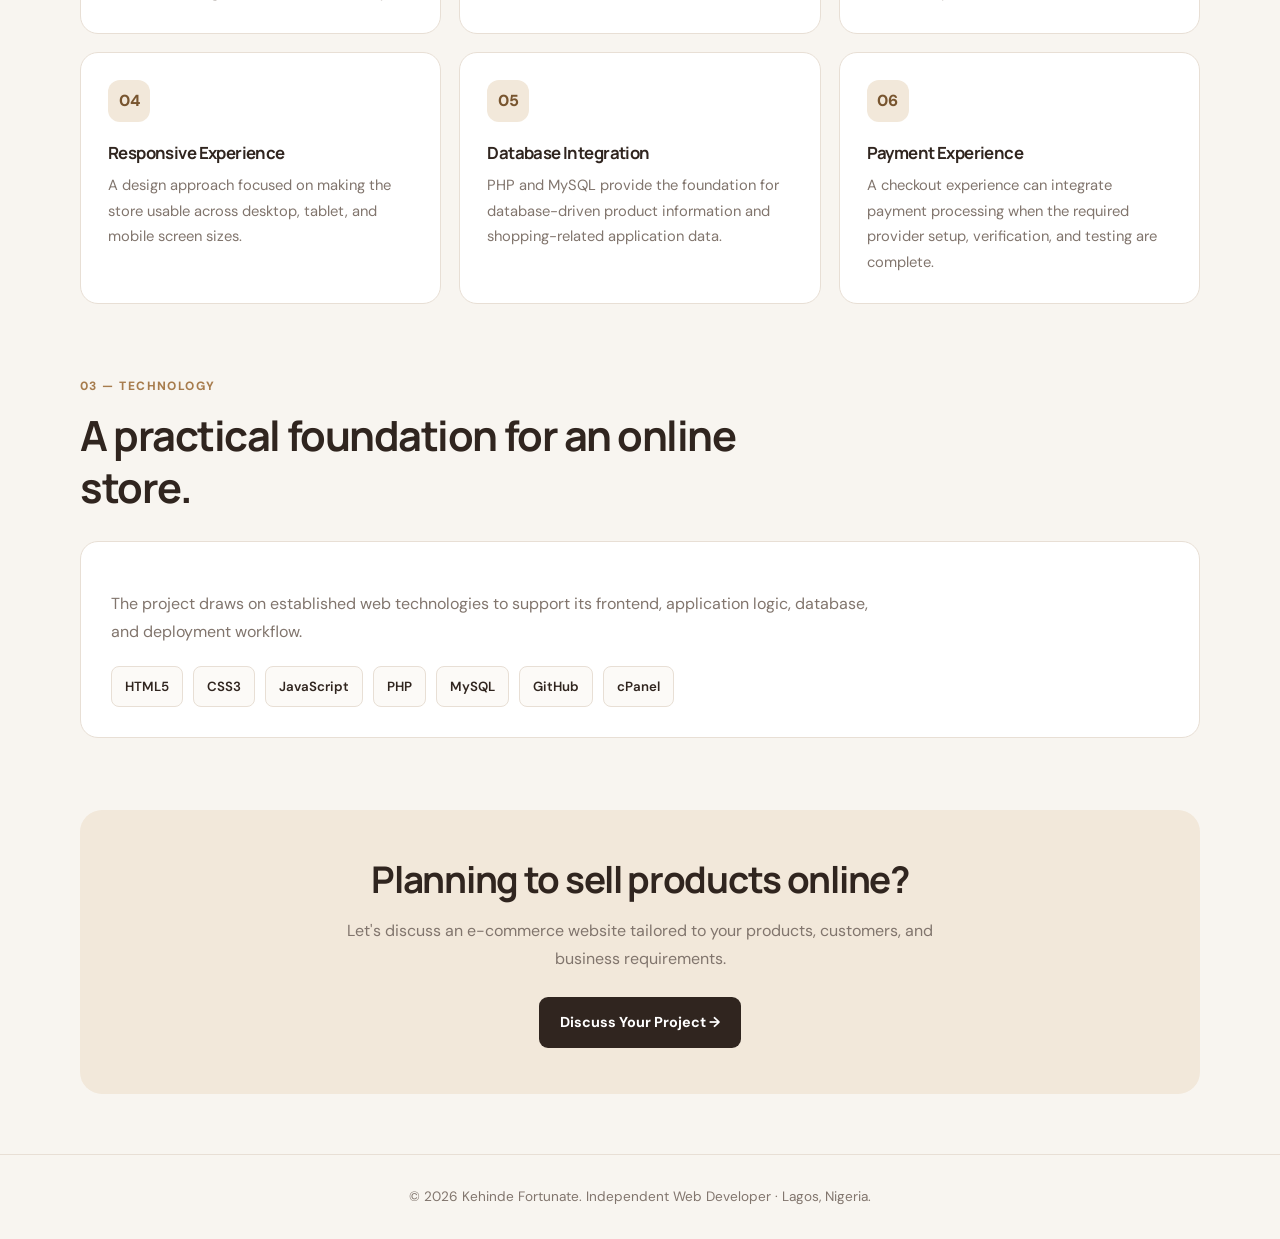
<file: projects/shop-poge.html>
<!DOCTYPE html>
<html lang="en">
<head>
    <meta charset="UTF-8">
    <meta name="viewport" content="width=device-width, initial-scale=1.0">

    <meta
        name="description"
        content="Shop Poge e-commerce project case study by Kehinde Fortunate, featuring fashion, perfumes, and accessories."
    >

    <title>Shop Poge E-commerce | Kehinde Fortunate</title>

    <link rel="preconnect" href="https://fonts.googleapis.com">
    <link rel="preconnect" href="https://fonts.gstatic.com" crossorigin>

    <link
        href="https://fonts.googleapis.com/css2?family=DM+Sans:wght@400;500;600;700&family=Manrope:wght@400;500;600;700;800&display=swap"
        rel="stylesheet"
    >

    <style>
        :root {
            --background: #f8f5f0;
            --surface: #ffffff;
            --dark: #30251f;
            --text: #51443c;
            --muted: #81756d;
            --accent: #a77c4d;
            --accent-light: #f2e8da;
            --border: #e8dfd5;
            --radius: 18px;
        }

        * {
            box-sizing: border-box;
            margin: 0;
            padding: 0;
        }

        html {
            scroll-behavior: smooth;
        }

        body {
            background: var(--background);
            color: var(--text);
            font-family: "DM Sans", sans-serif;
            line-height: 1.75;
        }

        a {
            color: inherit;
            text-decoration: none;
        }

        .container {
            width: min(1120px, calc(100% - 40px));
            margin: 0 auto;
        }

        .topbar {
            background: var(--surface);
            border-bottom: 1px solid var(--border);
        }

        .nav {
            min-height: 76px;
            display: flex;
            align-items: center;
            justify-content: space-between;
            gap: 20px;
        }

        .brand {
            color: var(--dark);
            font-family: "Manrope", sans-serif;
            font-size: 1.1rem;
            font-weight: 800;
            letter-spacing: -0.04em;
        }

        .brand span {
            color: var(--accent);
        }

        .back-link {
            color: var(--muted);
            font-size: 0.9rem;
            font-weight: 600;
        }

        .back-link:hover {
            color: var(--accent);
        }

        .hero {
            position: relative;
            overflow: hidden;
            margin-top: 32px;
            padding: 70px 60px;
            border-radius: 26px;
            background:
                radial-gradient(
                    circle at 90% 15%,
                    rgba(215, 182, 142, 0.32),
                    transparent 35%
                ),
                linear-gradient(135deg, #30251f, #594437);
            color: #ffffff;
        }

        .eyebrow {
            color: #e7c49d;
            font-size: 0.75rem;
            font-weight: 700;
            letter-spacing: 0.13em;
            text-transform: uppercase;
        }

        h1,
        h2,
        h3 {
            font-family: "Manrope", sans-serif;
            line-height: 1.25;
            letter-spacing: -0.035em;
        }

        .hero h1 {
            max-width: 760px;
            margin-top: 20px;
            font-size: clamp(2.5rem, 6vw, 4.3rem);
        }

        .hero h1 span {
            color: #e7c49d;
        }

        .hero-description {
            max-width: 700px;
            margin-top: 22px;
            color: #e7ddd5;
            font-size: 1.05rem;
        }

        .hero-actions {
            display: flex;
            flex-wrap: wrap;
            gap: 12px;
            margin-top: 30px;
        }

        .button {
            display: inline-flex;
            align-items: center;
            justify-content: center;
            min-height: 48px;
            padding: 12px 20px;
            border: 1px solid transparent;
            border-radius: 9px;
            font-size: 0.9rem;
            font-weight: 700;
            transition: transform 0.2s ease;
        }

        .button:hover {
            transform: translateY(-2px);
        }

        .button-primary {
            background: #c29a6c;
            color: #30251f;
        }

        .button-secondary {
            border-color: rgba(255, 255, 255, 0.3);
            color: #ffffff;
        }

        .overview {
            display: grid;
            grid-template-columns: repeat(3, minmax(0, 1fr));
            gap: 18px;
            margin-top: 22px;
        }

        .overview-card {
            padding: 24px;
            border: 1px solid var(--border);
            border-radius: 15px;
            background: var(--surface);
        }

        .overview-card span {
            display: block;
            margin-bottom: 8px;
            color: var(--muted);
            font-size: 0.76rem;
            font-weight: 700;
            letter-spacing: 0.07em;
            text-transform: uppercase;
        }

        .overview-card strong {
            color: var(--dark);
            font-family: "Manrope", sans-serif;
        }

        .section {
            padding-top: 72px;
        }

        .section-label {
            margin-bottom: 12px;
            color: var(--accent);
            font-size: 0.75rem;
            font-weight: 800;
            letter-spacing: 0.12em;
            text-transform: uppercase;
        }

        .section h2 {
            max-width: 760px;
            color: var(--dark);
            font-size: clamp(1.8rem, 4vw, 2.6rem);
        }

        .section-intro {
            max-width: 760px;
            margin-top: 18px;
            color: var(--muted);
        }

        .feature-grid {
            display: grid;
            grid-template-columns: repeat(3, minmax(0, 1fr));
            gap: 18px;
            margin-top: 30px;
        }

        .feature-card {
            padding: 27px;
            border: 1px solid var(--border);
            border-radius: var(--radius);
            background: var(--surface);
            transition: transform 0.2s ease;
        }

        .feature-card:hover {
            transform: translateY(-4px);
        }

        .feature-number {
            display: inline-flex;
            align-items: center;
            justify-content: center;
            width: 42px;
            height: 42px;
            margin-bottom: 20px;
            border-radius: 12px;
            background: var(--accent-light);
            color: #78552f;
            font-weight: 800;
        }

        .feature-card h3 {
            margin-bottom: 10px;
            color: var(--dark);
            font-size: 1.05rem;
        }

        .feature-card p {
            color: var(--muted);
            font-size: 0.92rem;
        }

        .technology-panel {
            margin-top: 28px;
            padding: 30px;
            border: 1px solid var(--border);
            border-radius: var(--radius);
            background: var(--surface);
        }

        .technology-list {
            display: flex;
            flex-wrap: wrap;
            gap: 10px;
            margin-top: 20px;
        }

        .technology-list span {
            padding: 8px 13px;
            border: 1px solid var(--border);
            border-radius: 8px;
            background: #fcfaf7;
            color: var(--dark);
            font-size: 0.83rem;
            font-weight: 600;
        }

        .closing-panel {
            margin-top: 72px;
            padding: 46px;
            border-radius: 22px;
            background: var(--accent-light);
            text-align: center;
        }

        .closing-panel h2 {
            color: var(--dark);
            font-size: clamp(1.7rem, 4vw, 2.3rem);
        }

        .closing-panel p {
            max-width: 600px;
            margin: 15px auto 24px;
            color: var(--muted);
        }

        .closing-panel .button {
            background: var(--dark);
            color: #ffffff;
        }

        footer {
            margin-top: 60px;
            padding: 30px 0;
            border-top: 1px solid var(--border);
            color: var(--muted);
            font-size: 0.85rem;
            text-align: center;
        }

        @media (max-width: 800px) {
            .hero {
                padding: 50px 32px;
            }

            .overview {
                grid-template-columns: 1fr;
            }

            .feature-grid {
                grid-template-columns: repeat(2, minmax(0, 1fr));
            }
        }

        @media (max-width: 560px) {
            .container {
                width: calc(100% - 28px);
            }

            .hero {
                padding: 35px 22px;
            }

            .hero h1 {
                font-size: 2.4rem;
            }

            .hero-actions {
                flex-direction: column;
            }

            .button {
                width: 100%;
            }

            .feature-grid {
                grid-template-columns: 1fr;
            }

            .feature-card {
                padding: 23px;
            }

            .closing-panel {
                padding: 30px 20px;
            }
        }

        @media (prefers-reduced-motion: reduce) {
            html {
                scroll-behavior: auto;
            }

            *,
            *::before,
            *::after {
                transition: none !important;
            }
        }
    </style>
</head>

<body>

    <header class="topbar">
        <div class="container nav">

            <a class="brand" href="../index.html">
                SHOP POGE<span>.</span>
            </a>

            <a class="back-link" href="../index.html#projects">
                ← Back to Portfolio
            </a>

        </div>
    </header>

    <main>

        <!-- Hero -->
        <section class="container hero">

            <p class="eyebrow">
                E-commerce · Fashion · Lifestyle
            </p>

            <h1>
                Shop Poge
                <span>Online Shopping Experience.</span>
            </h1>

            <p class="hero-description">
                An e-commerce project focused on bringing fashion,
                perfumes, and accessories into a convenient online
                shopping experience with a consistent brand identity
                and an organized product catalogue.
            </p>

            <div class="hero-actions">
                <a class="button button-primary" href="#overview">
                    Explore the Project ↓
                </a>

                <a
                    class="button button-secondary"
                    href="mailto:kehindefortunate9@gmail.com?subject=Shop%20Poge%20E-commerce%20Enquiry"
                >
                    Discuss an Online Store
                </a>
            </div>

        </section>

        <!-- Overview -->
        <section class="container overview" id="overview">

            <article class="overview-card">
                <span>Project Category</span>
                <strong>E-commerce Website</strong>
            </article>

            <article class="overview-card">
                <span>Technology Stack</span>
                <strong>PHP &amp; MySQL</strong>
            </article>

            <article class="overview-card">
                <span>Development Stage</span>
                <strong>In Development</strong>
            </article>

        </section>

        <!-- Project background -->
        <section class="container section">

            <p class="section-label">01 — The Project</p>

            <h2>
                Bringing a retail brand into the digital marketplace.
            </h2>

            <p class="section-intro">
                Shop Poge is an online retail project for fashion,
                perfumes, and accessories. The project explores how
                a clear visual identity, organized product categories,
                and convenient shopping workflows can help customers
                discover products and interact with a retail business.
            </p>

        </section>

        <!-- Features -->
        <section class="container section">

            <p class="section-label">02 — Core Features</p>

            <h2>
                A shopping experience designed around customers.
            </h2>

            <p class="section-intro">
                The following areas describe the project's intended
                shopping experience. Their availability depends on
                implementation and testing in the working store.
            </p>

            <div class="feature-grid">

                <article class="feature-card">
                    <div class="feature-number">01</div>

                    <h3>Product Categories</h3>

                    <p>
                        Separate product discovery areas for fashion,
                        perfumes, and accessories, helping customers
                        navigate the store more easily.
                    </p>
                </article>

                <article class="feature-card">
                    <div class="feature-number">02</div>

                    <h3>Product Discovery</h3>

                    <p>
                        An organized catalogue intended to help
                        shoppers browse products and find items
                        that match their interests.
                    </p>
                </article>

                <article class="feature-card">
                    <div class="feature-number">03</div>

                    <h3>Shopping Workflow</h3>

                    <p>
                        A foundation for customer shopping journeys,
                        including cart functionality and a structured
                        path toward checkout.
                    </p>
                </article>

                <article class="feature-card">
                    <div class="feature-number">04</div>

                    <h3>Responsive Experience</h3>

                    <p>
                        A design approach focused on making the
                        store usable across desktop, tablet,
                        and mobile screen sizes.
                    </p>
                </article>

                <article class="feature-card">
                    <div class="feature-number">05</div>

                    <h3>Database Integration</h3>

                    <p>
                        PHP and MySQL provide the foundation for
                        database-driven product information and
                        shopping-related application data.
                    </p>
                </article>

                <article class="feature-card">
                    <div class="feature-number">06</div>

                    <h3>Payment Experience</h3>

                    <p>
                        A checkout experience can integrate payment
                        processing when the required provider setup,
                        verification, and testing are complete.
                    </p>
                </article>

            </div>

        </section>

        <!-- Technology -->
        <section class="container section">

            <p class="section-label">03 — Technology</p>

            <h2>
                A practical foundation for an online store.
            </h2>

            <div class="technology-panel">

                <p class="section-intro">
                    The project draws on established web technologies
                    to support its frontend, application logic,
                    database, and deployment workflow.
                </p>

                <div class="technology-list">
                    <span>HTML5</span>
                    <span>CSS3</span>
                    <span>JavaScript</span>
                    <span>PHP</span>
                    <span>MySQL</span>
                    <span>GitHub</span>
                    <span>cPanel</span>
                </div>

            </div>

        </section>

        <!-- Contact -->
        <section class="container closing-panel">

            <h2>Planning to sell products online?</h2>

            <p>
                Let's discuss an e-commerce website tailored to your
                products, customers, and business requirements.
            </p>

            <a
                class="button"
                href="mailto:kehindefortunate9@gmail.com?subject=E-commerce%20Website%20Enquiry"
            >
                Discuss Your Project →
            </a>

        </section>

    </main>

    <footer>
        <div class="container">
            <p>
                &copy; 2026 Kehinde Fortunate.
                Independent Web Developer · Lagos, Nigeria.
            </p>
        </div>
    </footer>

</body>
</html>
</file>
<file: css/style.css>
/* ========================================
PROFESSIONAL DEVELOPER PORTFOLIO
======================================== */

:root {
--background: #0b0d12;
--surface: #131722;
--text: #f5f7fa;
--muted: #a4adbd;
--accent: #70f0c0;
--border: rgba(255, 255, 255, 0.1);
}

* {
  margin: 0;
  padding: 0;
  box-sizing: border-box;
  }

html {
scroll-behavior: smooth;
}

body {
font-family: Arial, Helvetica, sans-serif;
background: var(--background);
color: var(--text);
line-height: 1.7;
}

a {
color: inherit;
text-decoration: none;
}

.container {
width: min(1120px, 90%);
margin: 0 auto;
}

header {
border-bottom: 1px solid var(--border);
background: rgba(11, 13, 18, 0.95);
}

.navbar {
min-height: 78px;
display: flex;
align-items: center;
justify-content: space-between;
gap: 24px;
}

.logo {
font-size: 1.25rem;
font-weight: 800;
letter-spacing: -0.5px;
}

.logo span {
color: var(--accent);
}

.nav-links {
display: flex;
align-items: center;
gap: 28px;
list-style: none;
}

.nav-links a {
color: var(--muted);
font-size: 0.95rem;
transition: color 0.2s ease;
}

.nav-links a:hover {
color: var(--accent);
}

.hero {
min-height: 590px;
display: flex;
align-items: center;
padding: 90px 0;
}

.hero-content {
max-width: 820px;
}

.eyebrow {
color: var(--accent);
font-size: 0.85rem;
font-weight: 700;
letter-spacing: 2px;
text-transform: uppercase;
margin-bottom: 18px;
}

.hero h1 {
font-size: clamp(2.7rem, 7vw, 5.4rem);
line-height: 1.08;
letter-spacing: -3px;
margin-bottom: 24px;
}

.hero h1 span {
color: var(--accent);
}

.hero-description {
max-width: 650px;
color: var(--muted);
font-size: 1.1rem;
margin-bottom: 32px;
}

.button-group {
display: flex;
flex-wrap: wrap;
gap: 14px;
}

.button {
display: inline-block;
padding: 13px 22px;
border: 1px solid var(--border);
border-radius: 8px;
font-weight: 700;
transition: transform 0.2s ease, background 0.2s ease;
}

.button:hover {
transform: translateY(-3px);
}

.button-primary {
background: var(--accent);
color: #07140f;
border-color: var(--accent);
}

.button-secondary {
color: var(--text);
}

.section {
padding: 85px 0;
border-top: 1px solid var(--border);
}

.section-heading {
font-size: clamp(2rem, 4vw, 3rem);
letter-spacing: -1px;
margin-bottom: 14px;
}

.section-intro {
max-width: 680px;
color: var(--muted);
margin-bottom: 38px;
}

.project-grid {
display: grid;
grid-template-columns: repeat(2, minmax(0, 1fr));
gap: 22px;
}

.project-card {
padding: 28px;
background: var(--surface);
border: 1px solid var(--border);
border-radius: 14px;
transition: transform 0.2s ease, border-color 0.2s ease;
}

.project-card:hover {
transform: translateY(-5px);
border-color: var(--accent);
}

.project-number {
color: var(--accent);
font-size: 0.85rem;
font-weight: 700;
margin-bottom: 14px;
}

.project-card h3 {
font-size: 1.35rem;
margin-bottom: 12px;
}

.project-card p {
color: var(--muted);
margin-bottom: 20px;
}

.tags {
display: flex;
flex-wrap: wrap;
gap: 8px;
}

.tags span {
padding: 5px 10px;
background: rgba(112, 240, 192, 0.08);
color: var(--accent);
border-radius: 5px;
font-size: 0.8rem;
}

.about-panel {
padding: 32px;
background: var(--surface);
border: 1px solid var(--border);
border-radius: 14px;
}

.about-panel p {
color: var(--muted);
margin-bottom: 16px;
}

.skills {
display: flex;
flex-wrap: wrap;
gap: 12px;
}

.skill {
padding: 10px 16px;
border: 1px solid var(--border);
border-radius: 8px;
background: var(--surface);
}

.contact-panel {
padding: 40px;
background: var(--surface);
border: 1px solid var(--border);
border-radius: 14px;
}

.contact-panel p {
color: var(--muted);
margin: 12px 0 25px;
}

footer {
padding: 28px 0;
border-top: 1px solid var(--border);
color: var(--muted);
text-align: center;
font-size: 0.9rem;
}

@media (max-width: 700px) {
.navbar {
padding: 18px 0;
align-items: flex-start;
flex-direction: column;
}

.nav-links {
    flex-wrap: wrap;
    gap: 14px 20px;
}

.hero {
    min-height: auto;
    padding: 75px 0;
}

.hero h1 {
    letter-spacing: -1.5px;
}

.project-grid {
    grid-template-columns: 1fr;
}

.section {
    padding: 65px 0;
}

.contact-panel,
.about-panel,
.project-card {
    padding: 23px;
}

}
/* =========================================
   PREMIUM PROJECTS SECTION ENHANCEMENTS
========================================= */

.projects-section .section-heading {
    max-width: 780px;
    line-height: 1.15;
    letter-spacing: -0.035em;
}

.projects-section .section-intro {
    max-width: 700px;
    line-height: 1.8;
}

.projects-section .project-grid {
    align-items: stretch;
}

.projects-section .project-card {
    display: flex;
    flex-direction: column;
    min-width: 0;
    height: 100%;
    box-sizing: border-box;
    transition:
        transform 0.25s ease,
        box-shadow 0.25s ease,
        border-color 0.25s ease;
}

.projects-section .project-card:hover {
    transform: translateY(-5px);
}

.project-card-top {
    display: flex;
    align-items: center;
    justify-content: space-between;
    gap: 12px;
    flex-wrap: wrap;
    margin-bottom: 24px;
}

.project-number {
    font-size: 0.72rem;
    font-weight: 700;
    letter-spacing: 0.1em;
}

.project-status {
    display: inline-flex;
    align-items: center;
    border-radius: 999px;
    padding: 6px 10px;
    font-size: 0.7rem;
    font-weight: 700;
    line-height: 1.3;
}

.status-progress {
    background: #e7f1ff;
    color: #2457a7;
}

.status-concept {
    background: #fff1dc;
    color: #895617;
}

.projects-section .project-card h3 {
    line-height: 1.4;
}

.projects-section .project-card > p:not(.project-number) {
    line-height: 1.8;
}

.projects-section .tags {
    display: flex;
    flex-wrap: wrap;
    gap: 8px;
    margin-top: 18px;
}

.projects-section .tags span {
    display: inline-block;
    border-radius: 6px;
    padding: 7px 10px;
    font-size: 0.75rem;
}

.project-footer {
    display: flex;
    align-items: center;
    justify-content: space-between;
    gap: 12px;
    margin-top: auto;
    padding-top: 24px;
}

.project-type {
    font-size: 0.8rem;
    font-weight: 600;
    opacity: 0.8;
}

.project-arrow {
    font-size: 1.3rem;
    font-weight: 600;
}

.projects-note {
    margin-top: 36px;
    padding: 22px 24px;
    border-radius: 12px;
    line-height: 1.8;
}

.projects-note p {
    margin: 0;
}

@media (max-width: 600px) {
    .project-card-top {
        margin-bottom: 18px;
    }

    .project-footer {
        padding-top: 20px;
    }

    .projects-note {
        padding: 18px;
    }
}

@media (prefers-reduced-motion: reduce) {
    .projects-section .project-card {
        transition: none;
    }
  /* Project case study link */
.project-view-link {
    display: inline-flex;
    align-items: center;
    gap: 7px;
    color: #147d6e;
    font-size: 0.82rem;
    font-weight: 700;
    text-decoration: none;
    transition: gap 0.2s ease;
}

.project-view-link:hover {
    gap: 12px;
    text-decoration: underline;
}

.project-view-link:focus-visible {
    outline: 2px solid currentColor;
    outline-offset: 4px;
}

    .projects-section .project-card:hover {
        transform: none;
    }
}

/* ========================================
   PROFESSIONAL TECHNICAL SKILLS
======================================== */

.skills-grid {
    display: grid;
    grid-template-columns: repeat(2, minmax(0, 1fr));
    gap: 24px;
    margin-top: 40px;
}

.skill-card {
    padding: 30px;
    border: 1px solid rgba(255, 255, 255, 0.12);
    border-radius: 18px;
    background: rgba(255, 255, 255, 0.035);
    transition:
        transform 0.3s ease,
        border-color 0.3s ease,
        background 0.3s ease;
}

.skill-card:hover {
    transform: translateY(-5px);
    border-color: rgba(255, 255, 255, 0.3);
    background: rgba(255, 255, 255, 0.06);
}

.skill-card-number {
    margin-bottom: 20px;
    font-size: 13px;
    font-weight: 700;
    letter-spacing: 2px;
    opacity: 0.6;
}

.skill-card h3 {
    margin: 0 0 14px;
    font-size: 22px;
    line-height: 1.4;
}

.skill-card p {
    margin: 0 0 24px;
    font-size: 15px;
    line-height: 1.8;
    opacity: 0.8;
}

.skill-tags {
    display: flex;
    flex-wrap: wrap;
    gap: 9px;
}

.skill-tags span {
    display: inline-block;
    padding: 8px 12px;
    border: 1px solid rgba(255, 255, 255, 0.14);
    border-radius: 30px;
    font-size: 12px;
    line-height: 1.4;
}

/* Tablet and mobile layouts */
@media (max-width: 768px) {
    .skills-grid {
        grid-template-columns: 1fr;
        gap: 18px;
    }

    .skill-card {
        padding: 24px;
    }

    .skill-card h3 {
        font-size: 20px;
    }
}
</file>
